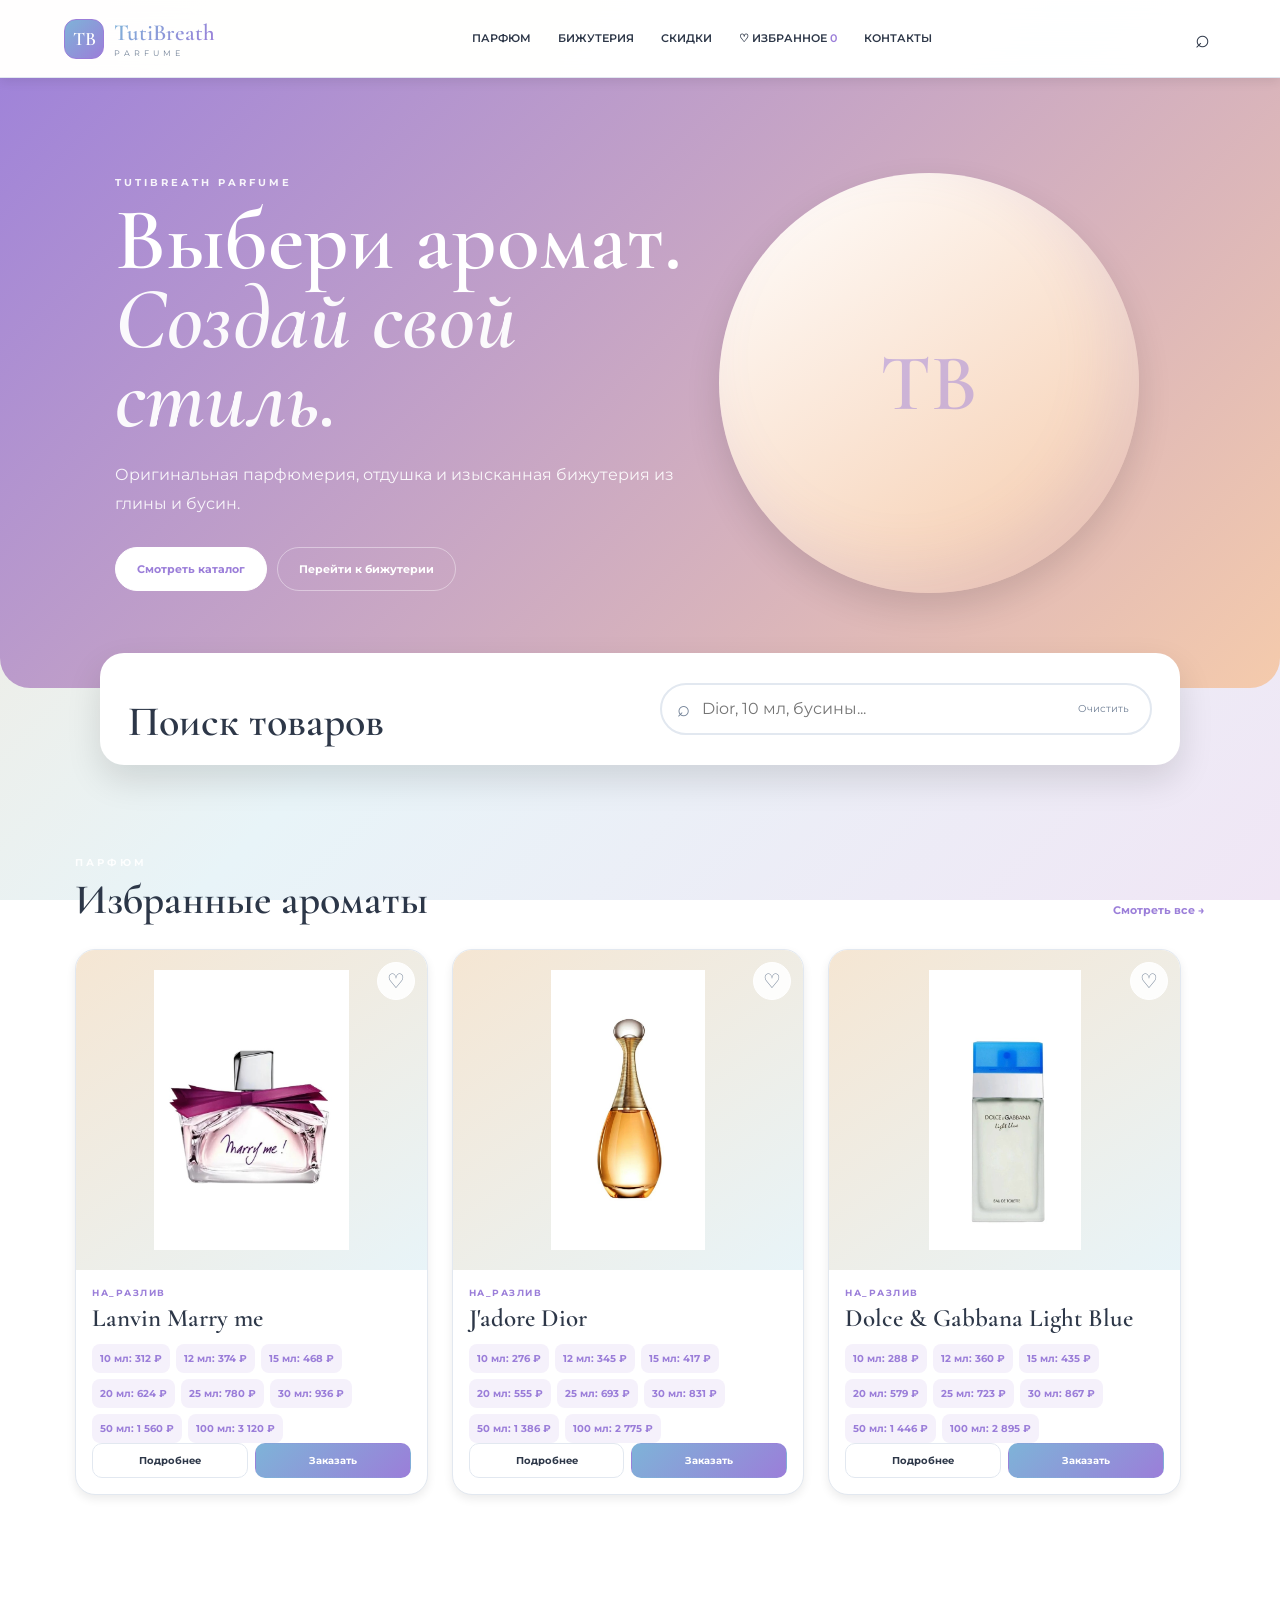
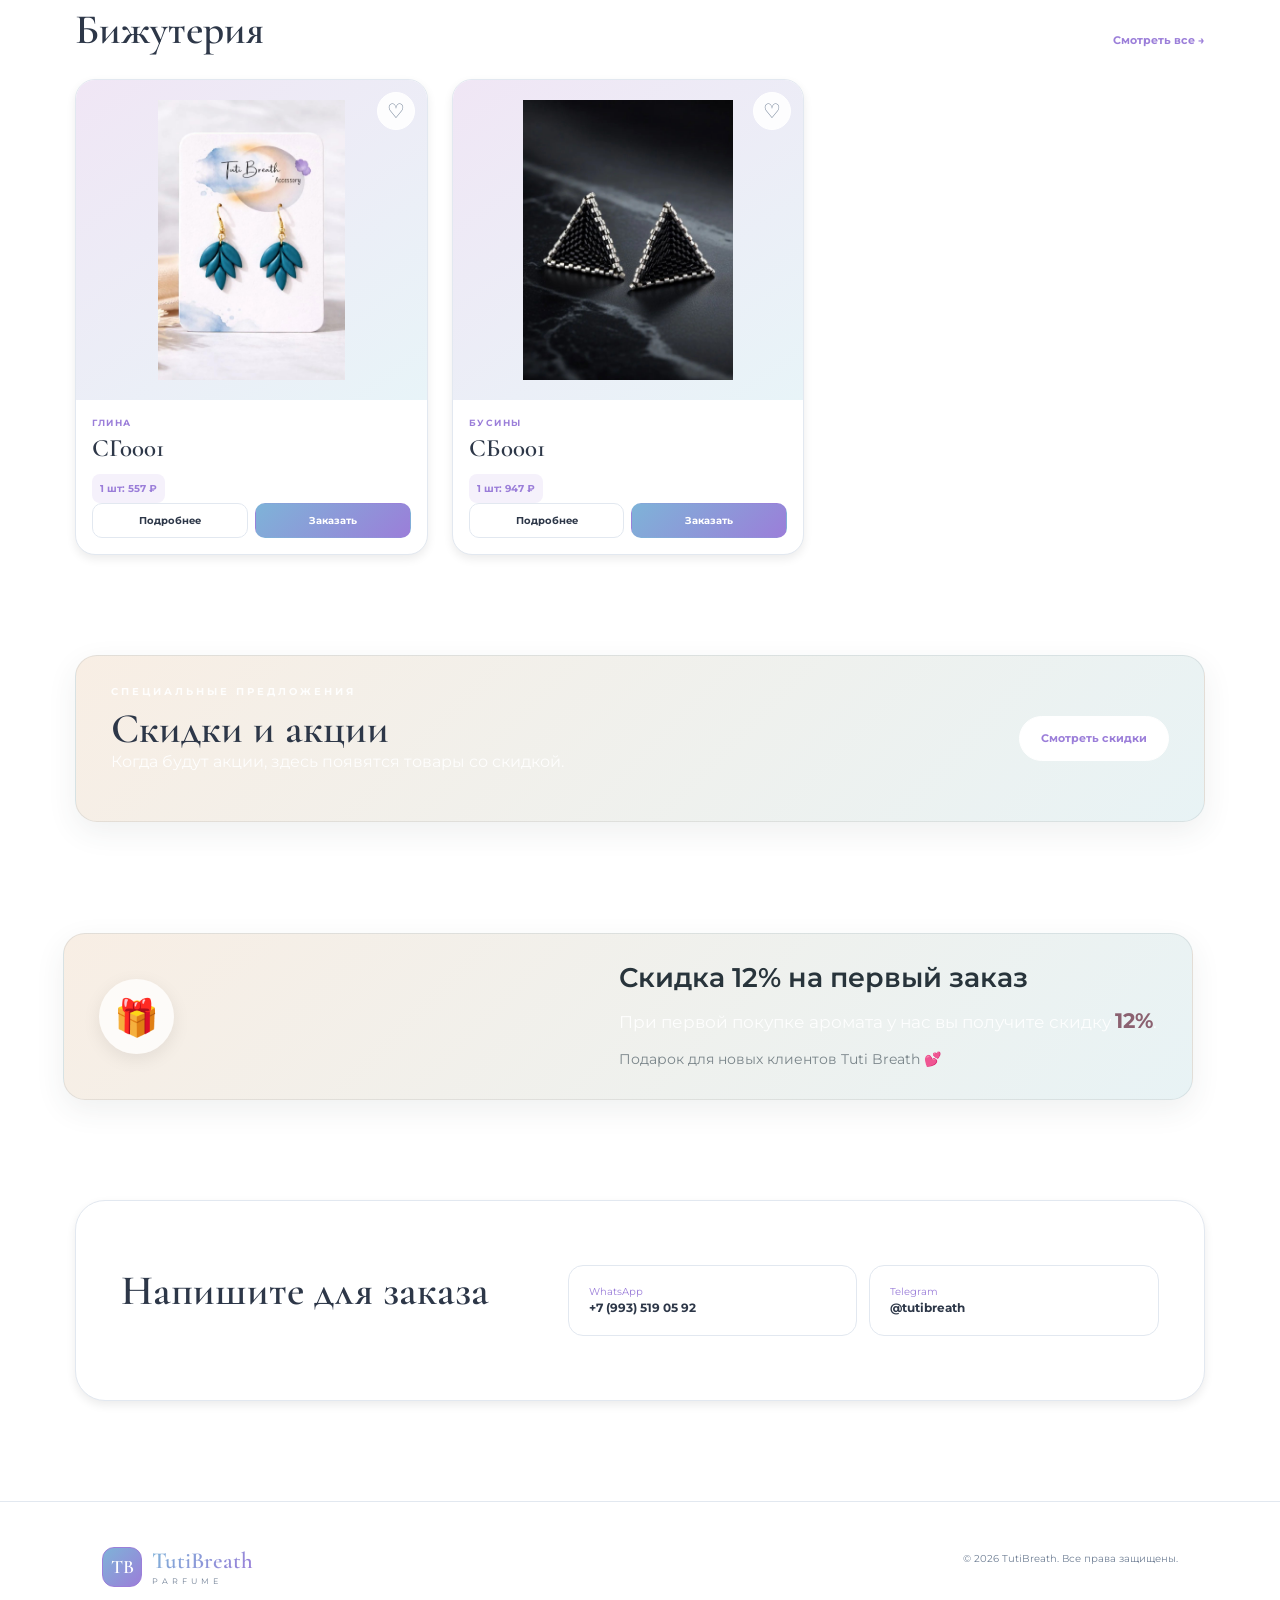
<file: index.html>
<!doctype html>
<html lang="ru">
<head>
<meta charset="UTF-8">
<meta name="viewport" content="width=device-width,initial-scale=1">
<meta name="theme-color" content="#9b7ed9">
<title>TutiBreath Parfume | Каталог</title>

  <meta
        name="description"
        content="Tuti Breath — парфюмерия на разлив и оригинальные ароматы для женщин и мужчин. Выбирайте любимые ароматы в удобном объёме от 10 мл. Скидка 12% на первый заказ.">

    <meta
        name="keywords"
        content="парфюмерия на разлив, духи на разлив, ароматы на разлив, купить духи, купить парфюмерию, женские духи, мужские духи, унисекс духи, парфюм Екатеринбург, духи Екатеринбург, парфюмерия Екатеринбург, Tuti Breath, TutiBreath, ароматы Екатеринбург">

    <meta name="author" content="Tuti Breath">

    <meta name="robots" content="index, follow">

    <meta name="language" content="Russian">

    <meta name="revisit-after" content="7 days">

    <!-- Canonical -->
    <link rel="canonical" href="https://tutibreath.com/">

    <!-- Open Graph -->
    <meta property="og:type" content="website">

    <meta
        property="og:title"
        content="Tuti Breath — Парфюмерия на разлив и ароматы">

    <meta
        property="og:description"
        content="Парфюмерия на разлив для женщин и мужчин. Большой выбор ароматов и удобные объёмы от 10 мл. Скидка 12% на первый заказ.">

    <meta
        property="og:image"
        content="https://tutibreath.com/images/logo/logo.jpeg">

    <meta
        property="og:url"
        content="https://tutibreath.com/">

    <meta property="og:site_name" content="Tuti Breath">

    <meta property="og:locale" content="ru_RU">

    <!-- Twitter / X -->
    <meta name="twitter:card" content="summary_large_image">

    <meta
        name="twitter:title"
        content="Tuti Breath — Парфюмерия на разлив">

    <meta
        name="twitter:description"
        content="Парфюмерия на разлив для женщин и мужчин. Ароматы от 10 мл. Скидка 12% на первый заказ.">

    <meta
        name="twitter:image"
        content="https://tutibreath.com/images/logo/logo.jpeg">

    <!-- Favicon -->
    <link
        rel="icon"
        type="image/jpeg"
        href="images/logo/logo.jpeg">
<link href="https://cdn.jsdelivr.net/npm/bootstrap@5.3.3/dist/css/bootstrap.min.css" rel="stylesheet">
<link rel="stylesheet" href="https://cdn.jsdelivr.net/npm/bootstrap-icons@1.11.3/font/bootstrap-icons.min.css">
<link rel="stylesheet" href="css/style.css">
</head>
<body>
<header class="header">
  <a class="logo" href="index.html"><span class="logo-mark">TB</span><span><b>TutiBreath</b><small>PARFUME</small></span></a>
  <nav class="desktop-nav">
    <a href="pages/perfume.html">Парфюм</a>
    <a href="pages/jewelry.html">Бижутерия</a>
    <a href="#sales">Скидки</a>
    <a href="pages/favorites.html">♡ Избранное <i id="favCount">0</i></a>
    <a href="pages/contact.html">Контакты</a>
  </nav>
  <button class="head-btn" id="searchBtn">⌕</button>
  <button class="head-btn menu-btn" id="menuBtn">☰</button>
</header>

<main>
<section class="hero">
  <div class="hero-text">
    <p class="eyebrow">TUTIBREATH PARFUME</p>
    <h1>Выбери аромат.<br><em>Создай свой стиль.</em></h1>
    <p>Оригинальная парфюмерия, отдушка и изысканная бижутерия из глины и бусин.</p>
    <div class="hero-buttons">
      <a class="btn primary" href="pages/perfume.html">Смотреть каталог</a>
      <a class="btn" href="pages/jewelry.html">Перейти к бижутерии</a>
    </div>
  </div>
  <div class="hero-circle">TB</div>
</section>

<section class="search-panel" id="searchPanel">
  <div><p class="eyebrow">КАТАЛОГ</p><h2>Поиск товаров</h2></div>
  <div class="search-box"><span>⌕</span><input id="searchInput" placeholder="Dior, 10 мл, бусины..." autocomplete="off"><button id="clearSearch">Очистить</button></div>
</section>

<section class="section">
  <div class="section-head"><div><p class="eyebrow">ПАРФЮМ</p><h2>Избранные ароматы</h2></div><a class="text-link" href="pages/perfume.html">Смотреть все →</a></div>
  <div class="row g-4 grid" id="homePerfumes"></div>
</section>

<section class="section jewelry-home">
  <div class="section-head"><div><p class="eyebrow">БИЖУТЕРИЯ</p><h2>Бижутерия</h2></div><a class="text-link" href="pages/jewelry.html">Смотреть все →</a></div>
  <div class="row g-4 grid" id="homeJewelry"></div>
</section>

<section class="sale-banner" id="sales">
  <div><p class="eyebrow">СПЕЦИАЛЬНЫЕ ПРЕДЛОЖЕНИЯ</p><h2>Скидки и акции</h2><p>Когда будут акции, здесь появятся товары со скидкой.</p></div>
  <a class="btn primary" href="#saleGrid">Смотреть скидки</a>
</section>
<section class="section compact"><div class="row g-4 grid" id="saleGrid"></div></section>

<section class="contact-strip">
  <div><p class="eyebrow">КОНТАКТЫ</p><h2>Напишите для заказа</h2><p>Нажмите кнопку «Заказать» на нужном товаре.</p></div>
  <a class="contact-mini whatsapp" href="https://wa.me/79935190592" target="_blank">WhatsApp<br><b>+7 (993) 519 05 92</b></a>
  <a class="contact-mini" href="https://t.me/tutibreath" target="_blank">Telegram<br><b>@tutibreath</b></a>
</section>
</main>

<footer><div class="logo"><span class="logo-mark">TB</span><span><b>TutiBreath</b><small>PARFUME</small></span></div><p>© 2026 TutiBreath. Все права защищены.</p></footer>

<div class="modal" id="productModal">
  <div class="modal-backdrop" data-close></div>
  <article class="modal-box">
    <button class="close" data-close>×</button>
    <div class="modal-image" id="modalImage"></div>
    <div class="modal-info">
      <p class="eyebrow" id="modalCategory"></p>
      <h2 id="modalName"></h2>
      <p id="modalDescription"></p>
      <div id="modalSizes" class="sizes"></div>
      <div class="modal-actions">
        <button class="btn primary" id="modalOrder">Заказать — WhatsApp</button>
        <button class="btn" id="modalShare">↗ Поделиться</button>
      </div>
    </div>
  </article>
</div>

<div class="mobile-menu" id="mobileMenu">
  <button class="close" id="closeMenu">×</button>
  <a href="pages/perfume.html">Парфюм</a>
  <a href="pages/jewelry.html">Бижутерия</a>
  <a href="#sales">Скидки</a>
  <a href="pages/favorites.html">♡ Избранное</a>
  <a href="pages/contact.html">Контакты</a>
</div>

<nav class="bottom-nav">
  <a class="active" href="index.html"><i class="bi bi-house-door-fill"></i><span>Главная</span></a>
  <a href="pages/perfume.html"><i class="bi bi-stars"></i><span>Парфюм</span></a>
  <a href="pages/favorites.html"><i class="bi bi-heart-fill"></i><span>Избранное</span></a>
  <a href="pages/jewelry.html"><i class="bi bi-gem"></i><span>Бижутерия</span></a>
  <a href="pages/contact.html"><i class="bi bi-telephone-fill"></i><span>Контакты</span></a>
</nav>

<div class="toast" id="toast"></div>
<script src="data/products.js"></script>
<script src="js/favorites.js"></script>
<script src="js/products.js"></script>
<script src="js/app.js"></script>
</body>
</html>
</file>
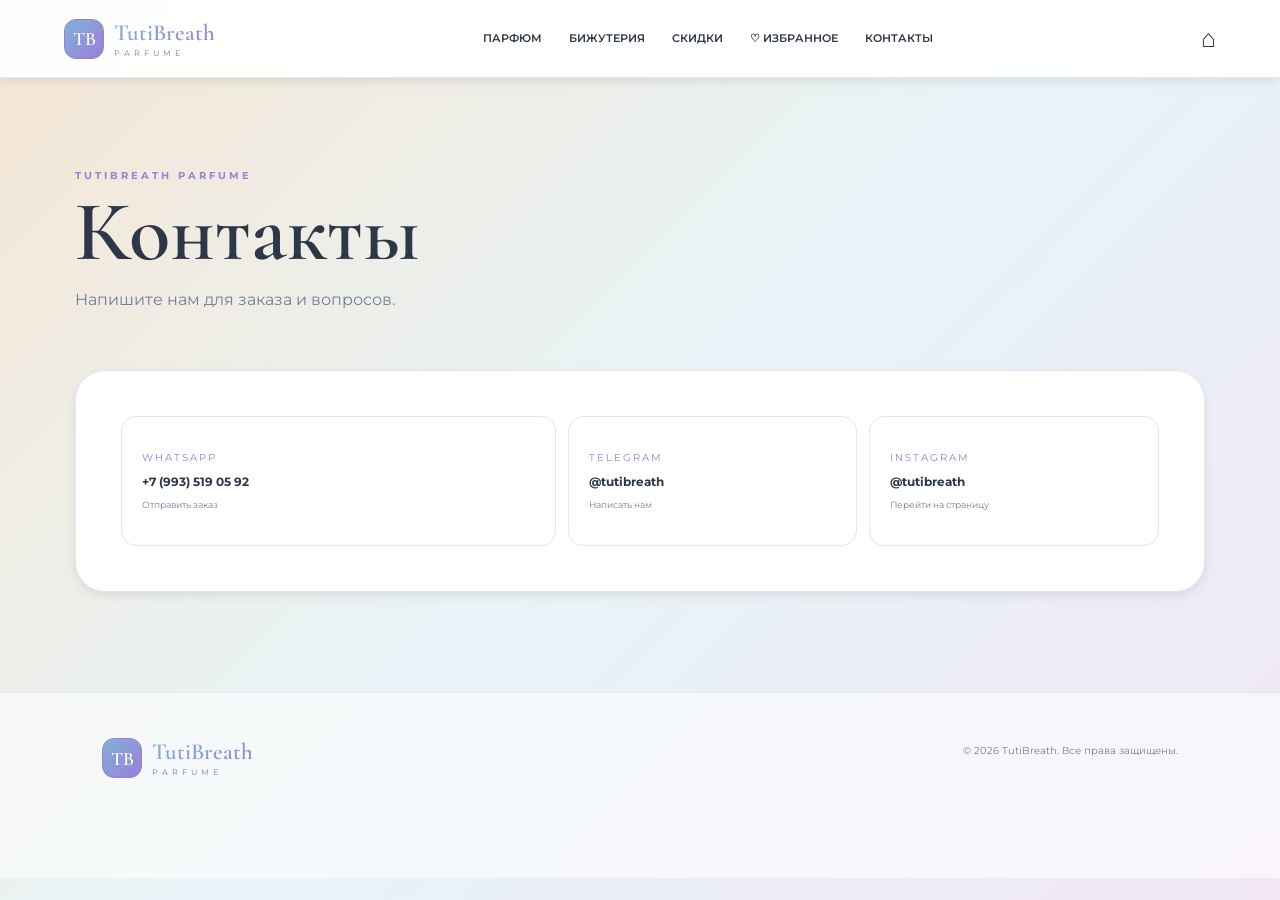
<file: pages/contact.html>
<!doctype html>
<html lang="ru">
<head>
<meta charset="UTF-8">
<meta name="viewport" content="width=device-width,initial-scale=1">
<title>Контакты | TutiBreath</title>
 <meta
        name="description"
        content="Контакты Tuti Breath. Свяжитесь с нами для заказа парфюмерии на разлив и бижутерии ручной работы."
    >

    <meta
        name="keywords"
        content="Tuti Breath контакты, контакты парфюмерия, заказать духи, парфюмерия Екатеринбург, купить парфюм Екатеринбург, бижутерия Екатеринбург"
    >

    <meta name="author" content="Tuti Breath">

    <meta name="robots" content="index, follow">

    <meta name="language" content="Russian">

    <link
        rel="canonical"
        href="https://tutibreath.com/pages/contact.html"
    >

    <meta property="og:type" content="website">

    <meta
        property="og:title"
        content="Контакты — Tuti Breath"
    >

    <meta
        property="og:description"
        content="Свяжитесь с Tuti Breath для заказа парфюмерии и бижутерии."
    >

    <meta
        property="og:url"
        content="https://tutibreath.com/pages/contact.html"
    >

    <meta property="og:site_name" content="Tuti Breath">

    <meta property="og:locale" content="ru_RU">

    <link
        rel="icon"
        type="image/jpeg"
        href="../images/logo/logo.jpeg"
    >
<link href="https://cdn.jsdelivr.net/npm/bootstrap@5.3.3/dist/css/bootstrap.min.css" rel="stylesheet">
<link rel="stylesheet" href="https://cdn.jsdelivr.net/npm/bootstrap-icons@1.11.3/font/bootstrap-icons.min.css">
<link rel="stylesheet" href="../css/style.css">
</head>
<body>
<header class="header">
<a class="logo" href="../index.html"><span class="logo-mark">TB</span><span><b>TutiBreath</b><small>PARFUME</small></span></a>
<nav class="desktop-nav">
<a href="perfume.html">Парфюм</a>
<a href="jewelry.html">Бижутерия</a>
<a href="../index.html#sales">Скидки</a>
<a href="favorites.html">♡ Избранное</a>
<a href="contact.html">Контакты</a>
</nav>
<a class="head-btn" href="../index.html">⌂</a>
</header>
<main>
<section class="page-hero">
<p class="eyebrow">TUTIBREATH PARFUME</p>
<h1>Контакты</h1>
<p>Напишите нам для заказа и вопросов.</p>
</section>
<section class="contact-strip contact-page">
<a class="contact-mini whatsapp" href="https://wa.me/79935190592" target="_blank"><span>WhatsApp</span><b>+7 (993) 519 05 92</b><small>Отправить заказ</small></a>
<a class="contact-mini" href="https://t.me/tutibreath" target="_blank"><span>Telegram</span><b>@tutibreath</b><small>Написать нам</small></a>
<a class="contact-mini" href="https://instagram.com/tutibreath" target="_blank"><span>Instagram</span><b>@tutibreath</b><small>Перейти на страницу</small></a>
</section>
</main>
<footer><div class="logo"><span class="logo-mark">TB</span><span><b>TutiBreath</b><small>PARFUME</small></span></div><p>© 2026 TutiBreath. Все права защищены.</p></footer>
<nav class="bottom-nav">
<a class="" href="../index.html"><i class="bi bi-house-door-fill"></i><span>Главная</span></a>
<a class="" href="perfume.html"><i class="bi bi-stars"></i><span>Парфюм</span></a>
<a class="" href="favorites.html"><i class="bi bi-heart-fill"></i><span>Избранное</span></a>
<a class="" href="jewelry.html"><i class="bi bi-gem"></i><span>Бижутерия</span></a>
<a class=" active" href="contact.html"><i class="bi bi-telephone-fill"></i><span>Контакты</span></a>
</nav>
</body>
</html>
</file>
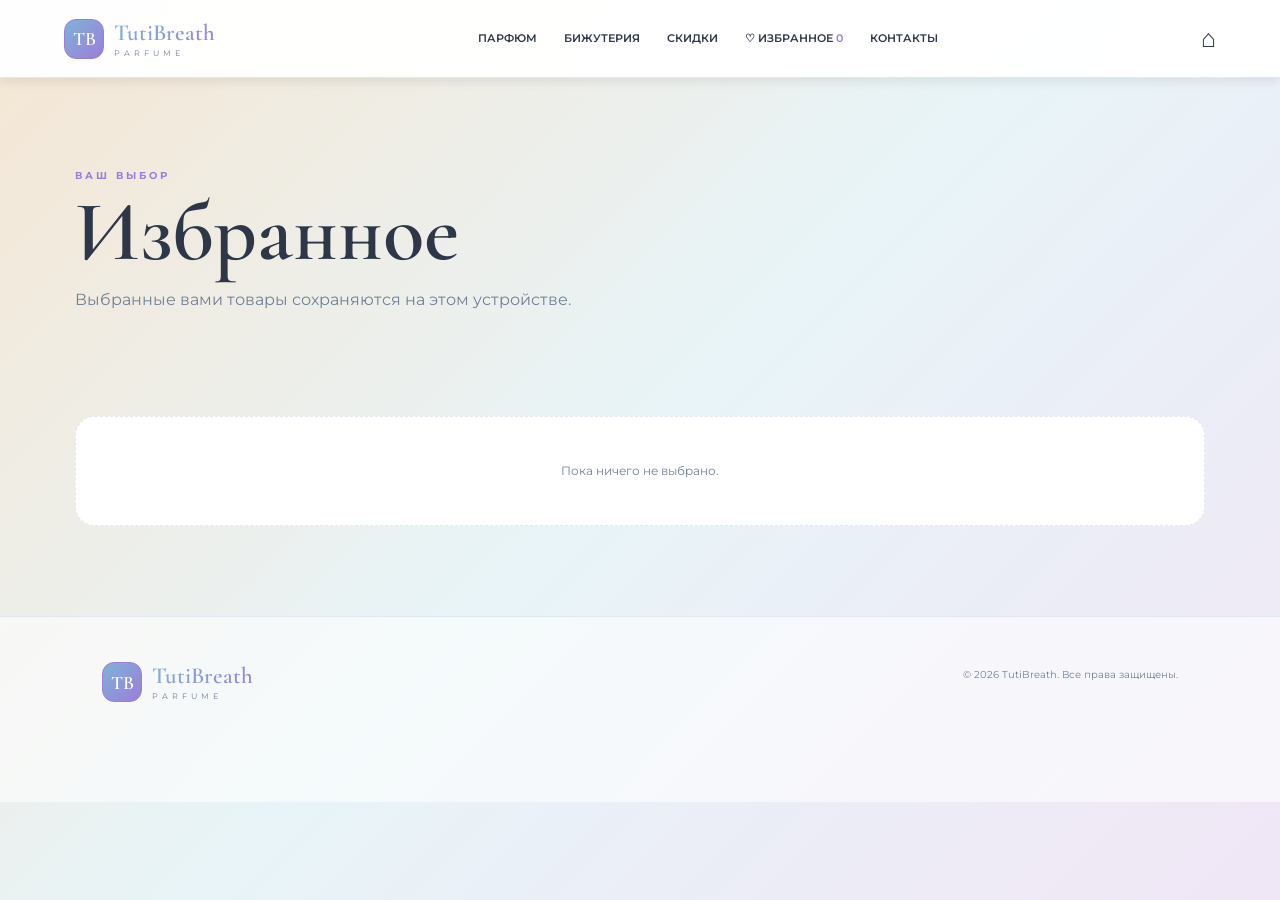
<file: pages/favorites.html>
<!doctype html>
<html lang="ru">
<head>
<meta charset="UTF-8">
<meta name="viewport" content="width=device-width,initial-scale=1">
<title>Избранное | TutiBreath</title>
<meta
        name="description"
        content="Парфюмерия на разлив Tuti Breath. Женские, мужские и унисекс ароматы в объёмах от 10 мл. Выберите аромат и оформите заказ."
    >

    <meta
        name="keywords"
        content="парфюмерия на разлив, духи на разлив, купить духи, купить парфюм, женская парфюмерия, мужская парфюмерия, унисекс парфюмерия, ароматы на разлив, парфюм от 10 мл, Tuti Breath, парфюмерия Екатеринбург"
    >

    <meta name="author" content="Tuti Breath">

    <meta name="robots" content="index, follow">

    <meta name="language" content="Russian">

    <link
        rel="canonical"
        href="https://tutibreath.com/pages/favorites.html"
    >

    <meta property="og:type" content="website">

    <meta
        property="og:title"
        content="Парфюмерия на разлив — Tuti Breath"
    >

    <meta
        property="og:description"
        content="Женские, мужские и унисекс ароматы на разлив. Объёмы от 10 мл."
    >

    <meta
        property="og:url"
        content="https://tutibreath.com/pages/favorites.html"
    >

    <meta
        property="og:image"
        content="https://tutibreath.com/images/logo/logo.jpeg"
    >

    <meta property="og:site_name" content="Tuti Breath">

    <meta property="og:locale" content="ru_RU">

    <link
        rel="icon"
        type="image/jpeg"
        href="../images/logo/logo.jpeg"
    >
<link href="https://cdn.jsdelivr.net/npm/bootstrap@5.3.3/dist/css/bootstrap.min.css" rel="stylesheet">
<link rel="stylesheet" href="https://cdn.jsdelivr.net/npm/bootstrap-icons@1.11.3/font/bootstrap-icons.min.css">
<link rel="stylesheet" href="../css/style.css">
</head>
<body>
<header class="header">
<a class="logo" href="../index.html"><span class="logo-mark">TB</span><span><b>TutiBreath</b><small>PARFUME</small></span></a>
<nav class="desktop-nav">
<a href="perfume.html">Парфюм</a>
<a href="jewelry.html">Бижутерия</a>
<a href="../index.html#sales">Скидки</a>
<a href="favorites.html">♡ Избранное <i id="favCount">0</i></a>
<a href="contact.html">Контакты</a>
</nav>
<a class="head-btn" href="../index.html">⌂</a>
</header>
<main>
<section class="page-hero">
<p class="eyebrow">ВАШ ВЫБОР</p>
<h1>Избранное</h1>
<p>Выбранные вами товары сохраняются на этом устройстве.</p>
</section>
<section class="section">
<div class="row g-4 grid" id="favoriteGrid"></div>
<div class="empty" id="empty">Пока ничего не выбрано.</div>
</section>
</main>
<footer><div class="logo"><span class="logo-mark">TB</span><span><b>TutiBreath</b><small>PARFUME</small></span></div><p>© 2026 TutiBreath. Все права защищены.</p></footer>
<div class="modal" id="productModal">
<div class="modal-backdrop" data-close></div>
<article class="modal-box">
<button class="close" data-close>×</button>
<div class="modal-image" id="modalImage"></div>
<div class="modal-info">
<p class="eyebrow" id="modalCategory"></p>
<h2 id="modalName"></h2>
<p id="modalDescription"></p>
<div id="modalSizes" class="sizes"></div>
<div class="modal-actions">
<button class="btn primary" id="modalOrder">Заказать — WhatsApp</button>
<button class="btn" id="modalShare">↗ Поделиться</button>
</div>
</div>
</article>
</div>
<nav class="bottom-nav">
<a class="" href="../index.html"><i class="bi bi-house-door-fill"></i><span>Главная</span></a>
<a class="" href="perfume.html"><i class="bi bi-stars"></i><span>Парфюм</span></a>
<a class=" active" href="favorites.html"><i class="bi bi-heart-fill"></i><span>Избранное</span></a>
<a class="" href="jewelry.html"><i class="bi bi-gem"></i><span>Бижутерия</span></a>
<a class="" href="contact.html"><i class="bi bi-telephone-fill"></i><span>Контакты</span></a>
</nav>
<div class="toast" id="toast"></div>
<script src="../data/products.js"></script>
<script src="../js/favorites.js"></script>
<script src="../js/products.js"></script>
<script>
const $=s=>document.querySelector(s),$$=s=>[...document.querySelectorAll(s)];
function render(){
  let a=PRODUCTS.filter(p=>isFavorite(p.id));
  $("#favoriteGrid").innerHTML=a.map(productCard).join("");
  $("#empty").style.display=a.length?"none":"block";
  $("#favCount").textContent=favoriteCount();
  $$("[data-fav]").forEach(x=>x.onclick=()=>{toggleFavorite(x.dataset.fav);render()});
  $$("[data-open]").forEach(x=>x.onclick=()=>openProduct(x.dataset.open));
  $$("[data-order]").forEach(x=>x.onclick=()=>orderProduct(x.dataset.order));
}
$$("[data-close]").forEach(x=>x.onclick=closeProduct);
$("#modalOrder").onclick=()=>currentProduct&&orderProduct(currentProduct.id);
$("#modalShare").onclick=()=>shareProduct();
render();
</script>
</body>
</html>
</file>
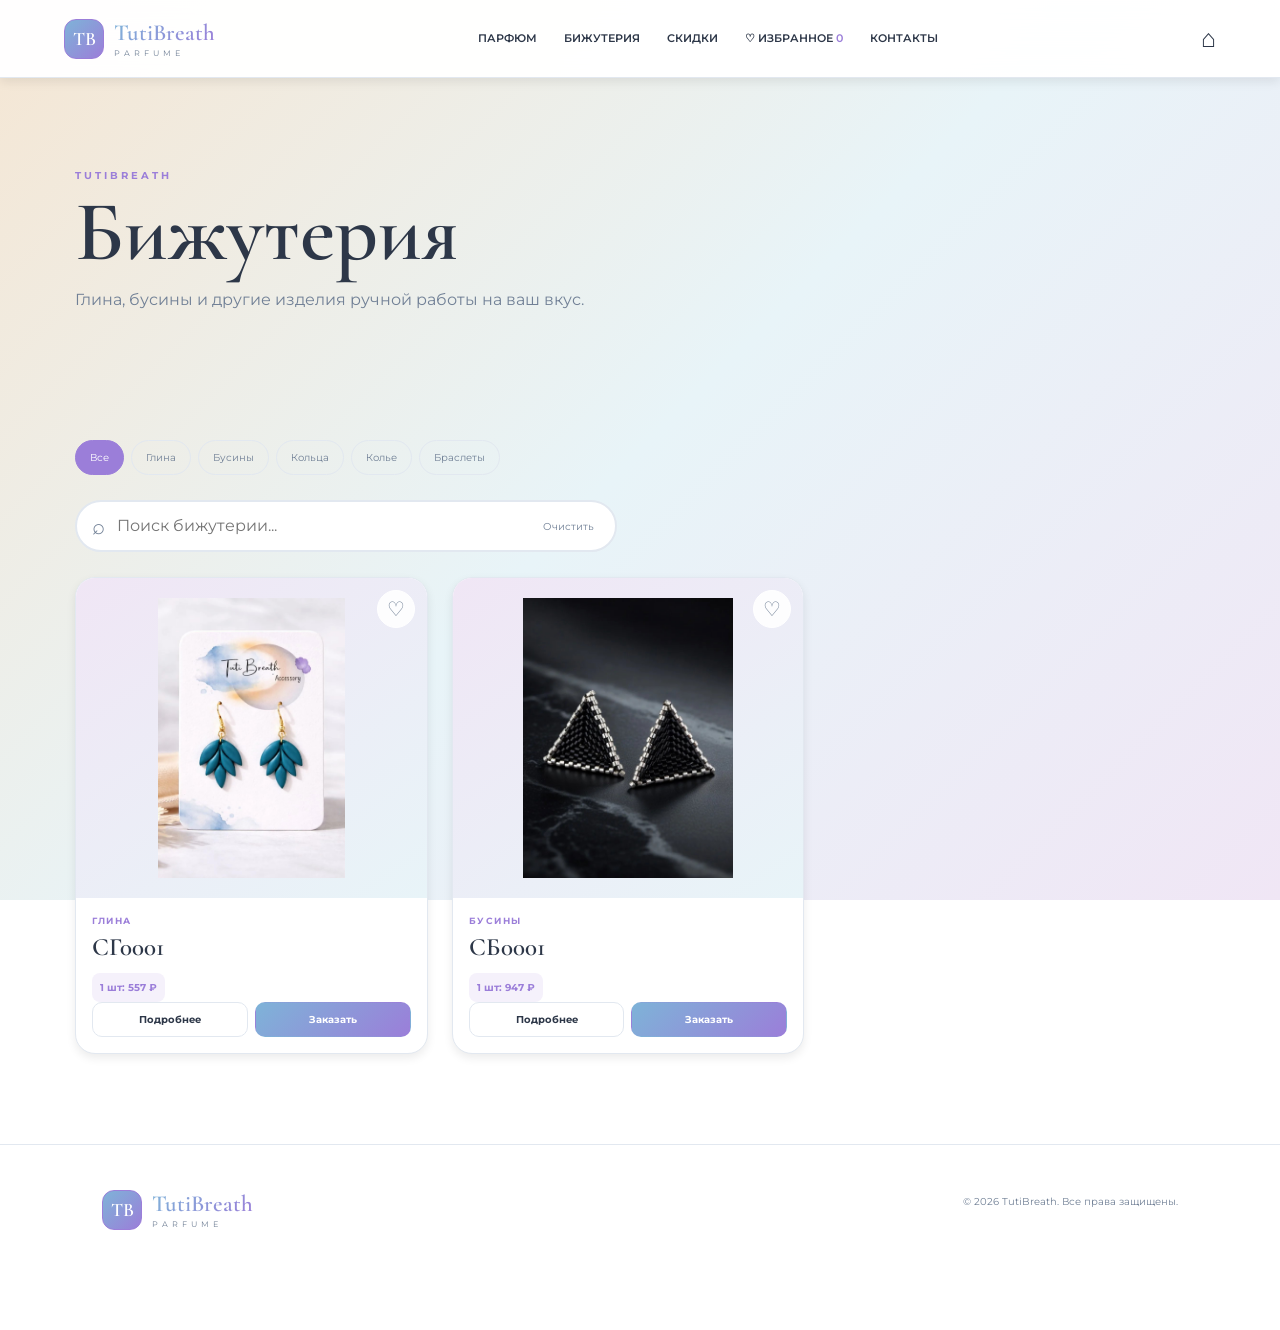
<file: pages/jewelry.html>
<!doctype html>
<html lang="ru">
<head>
<meta charset="UTF-8">
<meta name="viewport" content="width=device-width,initial-scale=1">
 <title>Бижутерия ручной работы — Tuti Breath</title>

    <meta
        name="description"
        content="Бижутерия ручной работы от Tuti Breath. Украшения из глины, бусин и других материалов. Оригинальные изделия ручной работы."
    >

    <meta
        name="keywords"
        content="бижутерия, бижутерия ручной работы, украшения ручной работы, купить бижутерию, украшения из глины, украшения из бусин, авторские украшения, аксессуары, Tuti Breath"
    >

    <meta name="author" content="Tuti Breath">

    <meta name="robots" content="index, follow">

    <meta name="language" content="Russian">

    <link
        rel="canonical"
        href="https://tutibreath.com/pages/jewelry.html"
    >

    <meta property="og:type" content="website">

    <meta
        property="og:title"
        content="Бижутерия ручной работы — Tuti Breath"
    >

    <meta
        property="og:description"
        content="Оригинальная бижутерия и украшения ручной работы от Tuti Breath."
    >

    <meta
        property="og:url"
        content="https://tutibreath.com/pages/jewelry.html"
    >

    <meta
        property="og:image"
        content="https://tutibreath.com/images/logo/logo.jpeg"
    >

    <meta property="og:site_name" content="Tuti Breath">

    <meta property="og:locale" content="ru_RU">

    <link
        rel="icon"
        type="image/jpeg"
        href="../images/logo/logo.jpeg"
    >
<link href="https://cdn.jsdelivr.net/npm/bootstrap@5.3.3/dist/css/bootstrap.min.css" rel="stylesheet">
<link rel="stylesheet" href="https://cdn.jsdelivr.net/npm/bootstrap-icons@1.11.3/font/bootstrap-icons.min.css">
<link rel="stylesheet" href="../css/style.css">
</head>
<body>
<header class="header">
<a class="logo" href="../index.html"><span class="logo-mark">TB</span><span><b>TutiBreath</b><small>PARFUME</small></span></a>
<nav class="desktop-nav">
<a href="perfume.html">Парфюм</a>
<a href="jewelry.html">Бижутерия</a>
<a href="../index.html#sales">Скидки</a>
<a href="favorites.html">♡ Избранное <i id="favCount">0</i></a>
<a href="contact.html">Контакты</a>
</nav>
<a class="head-btn" href="../index.html">⌂</a>
<button class="head-btn menu-btn" id="menuBtn">☰</button>
</header>
<main>
<section class="page-hero">
<p class="eyebrow">TUTIBREATH</p>
<h1>Бижутерия</h1>
<p>Глина, бусины и другие изделия ручной работы на ваш вкус.</p>
</section>
<section class="section">
<div class="filters" id="filters">
<button class="filter active" data-filter="all">Все</button>
<button class="filter" data-filter="глины">Глина</button>
<button class="filter" data-filter="бусины">Бусины</button>
<button class="filter" data-filter="uzuk">Кольца</button>
<button class="filter" data-filter="boyunbagi">Колье</button>
<button class="filter" data-filter="bilerzik">Браслеты</button>
</div>
<div class="search-box page-search"><span>⌕</span><input id="searchInput" placeholder="Поиск бижутерии..."><button id="clearSearch">Очистить</button></div>
<div class="row g-4 grid" id="jewelryGrid"></div>
</section>
</main>
<footer><div class="logo"><span class="logo-mark">TB</span><span><b>TutiBreath</b><small>PARFUME</small></span></div><p>© 2026 TutiBreath. Все права защищены.</p></footer>
<div class="modal" id="productModal">
<div class="modal-backdrop" data-close></div>
<article class="modal-box">
<button class="close" data-close>×</button>
<div class="modal-image" id="modalImage"></div>
<div class="modal-info">
<p class="eyebrow" id="modalCategory"></p>
<h2 id="modalName"></h2>
<p id="modalDescription"></p>
<div id="modalSizes" class="sizes"></div>
<div class="modal-actions">
<button class="btn primary" id="modalOrder">Заказать — WhatsApp</button>
<button class="btn" id="modalShare">↗ Поделиться</button>
</div>
</div>
</article>
</div>
<div class="mobile-menu" id="mobileMenu">
<button class="close" id="closeMenu">×</button>
<a href="perfume.html">Парфюм</a>
<a href="jewelry.html">Бижутерия</a>
<a href="../index.html#sales">Скидки</a>
<a href="favorites.html">♡ Избранное</a>
<a href="contact.html">Контакты</a>
</div>
<nav class="bottom-nav">
<a class="" href="../index.html"><i class="bi bi-house-door-fill"></i><span>Главная</span></a>
<a class="" href="perfume.html"><i class="bi bi-stars"></i><span>Парфюм</span></a>
<a class="" href="favorites.html"><i class="bi bi-heart-fill"></i><span>Избранное</span></a>
<a class=" active" href="jewelry.html"><i class="bi bi-gem"></i><span>Бижутерия</span></a>
<a class="" href="contact.html"><i class="bi bi-telephone-fill"></i><span>Контакты</span></a>
</nav>
<div class="toast" id="toast"></div>
<script src="../data/products.js"></script>
<script src="../js/favorites.js"></script>
<script src="../js/products.js"></script>
<script>
const $=s=>document.querySelector(s),$$=s=>[...document.querySelectorAll(s)];
let filter="all",term="";
function render(){
  let arr=PRODUCTS.filter(p=>p.type==="jewelry"&&(filter==="all"||p.category===filter||p.tags.includes(filter))&&(!term||[p.name,p.category,...p.tags].join(" ").toLowerCase().includes(term.toLowerCase())));
  $("#jewelryGrid").innerHTML=arr.length?arr.map(productCard).join(""):'<div class="empty" style="grid-column:1/-1">Подходящих товаров не найдено.</div>';
  bind();
}
function bind(){
  $("[data-close]").onclick=closeProduct;
  $("#modalOrder").onclick=()=>currentProduct&&orderProduct(currentProduct.id);
  $("#modalShare").onclick=()=>shareProduct();
  $$("[data-fav]").forEach(x=>x.onclick=()=>{toggleFavorite(x.dataset.fav);render()});
  $$("[data-open]").forEach(x=>x.onclick=()=>openProduct(x.dataset.open));
  $$("[data-order]").forEach(x=>x.onclick=()=>orderProduct(x.dataset.order));
  $$(".filter").forEach(x=>x.onclick=()=>{filter=x.dataset.filter;$$(".filter").forEach(y=>y.classList.remove("active"));x.classList.add("active");render()});
}
$("#searchInput").oninput=e=>{term=e.target.value;render()};
$("#clearSearch").onclick=()=>{$$("#searchInput")[0].value="";term="";render()};
render();
document.getElementById("menuBtn")?.addEventListener("click",()=>document.getElementById("mobileMenu").classList.add("open"));
document.getElementById("closeMenu")?.addEventListener("click",()=>document.getElementById("mobileMenu").classList.remove("open"));
</script>
</body>
</html>
</file>
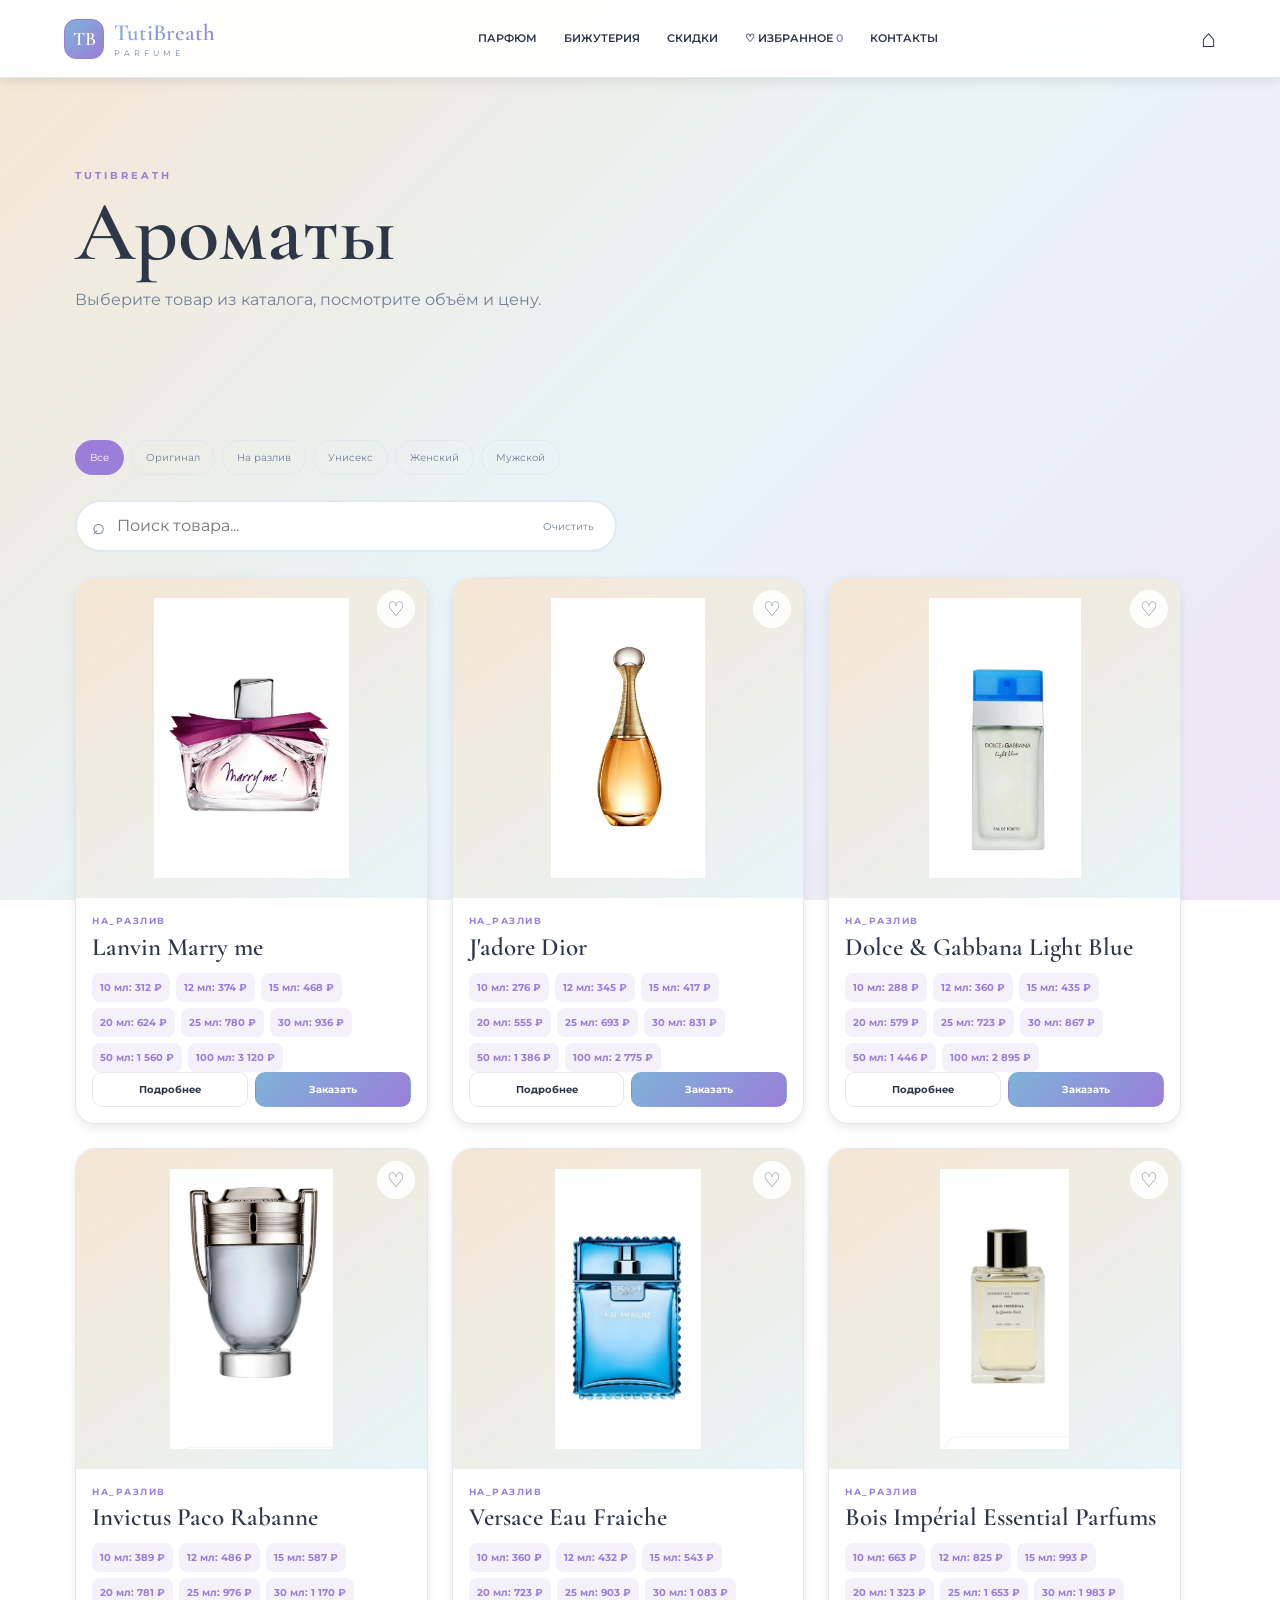
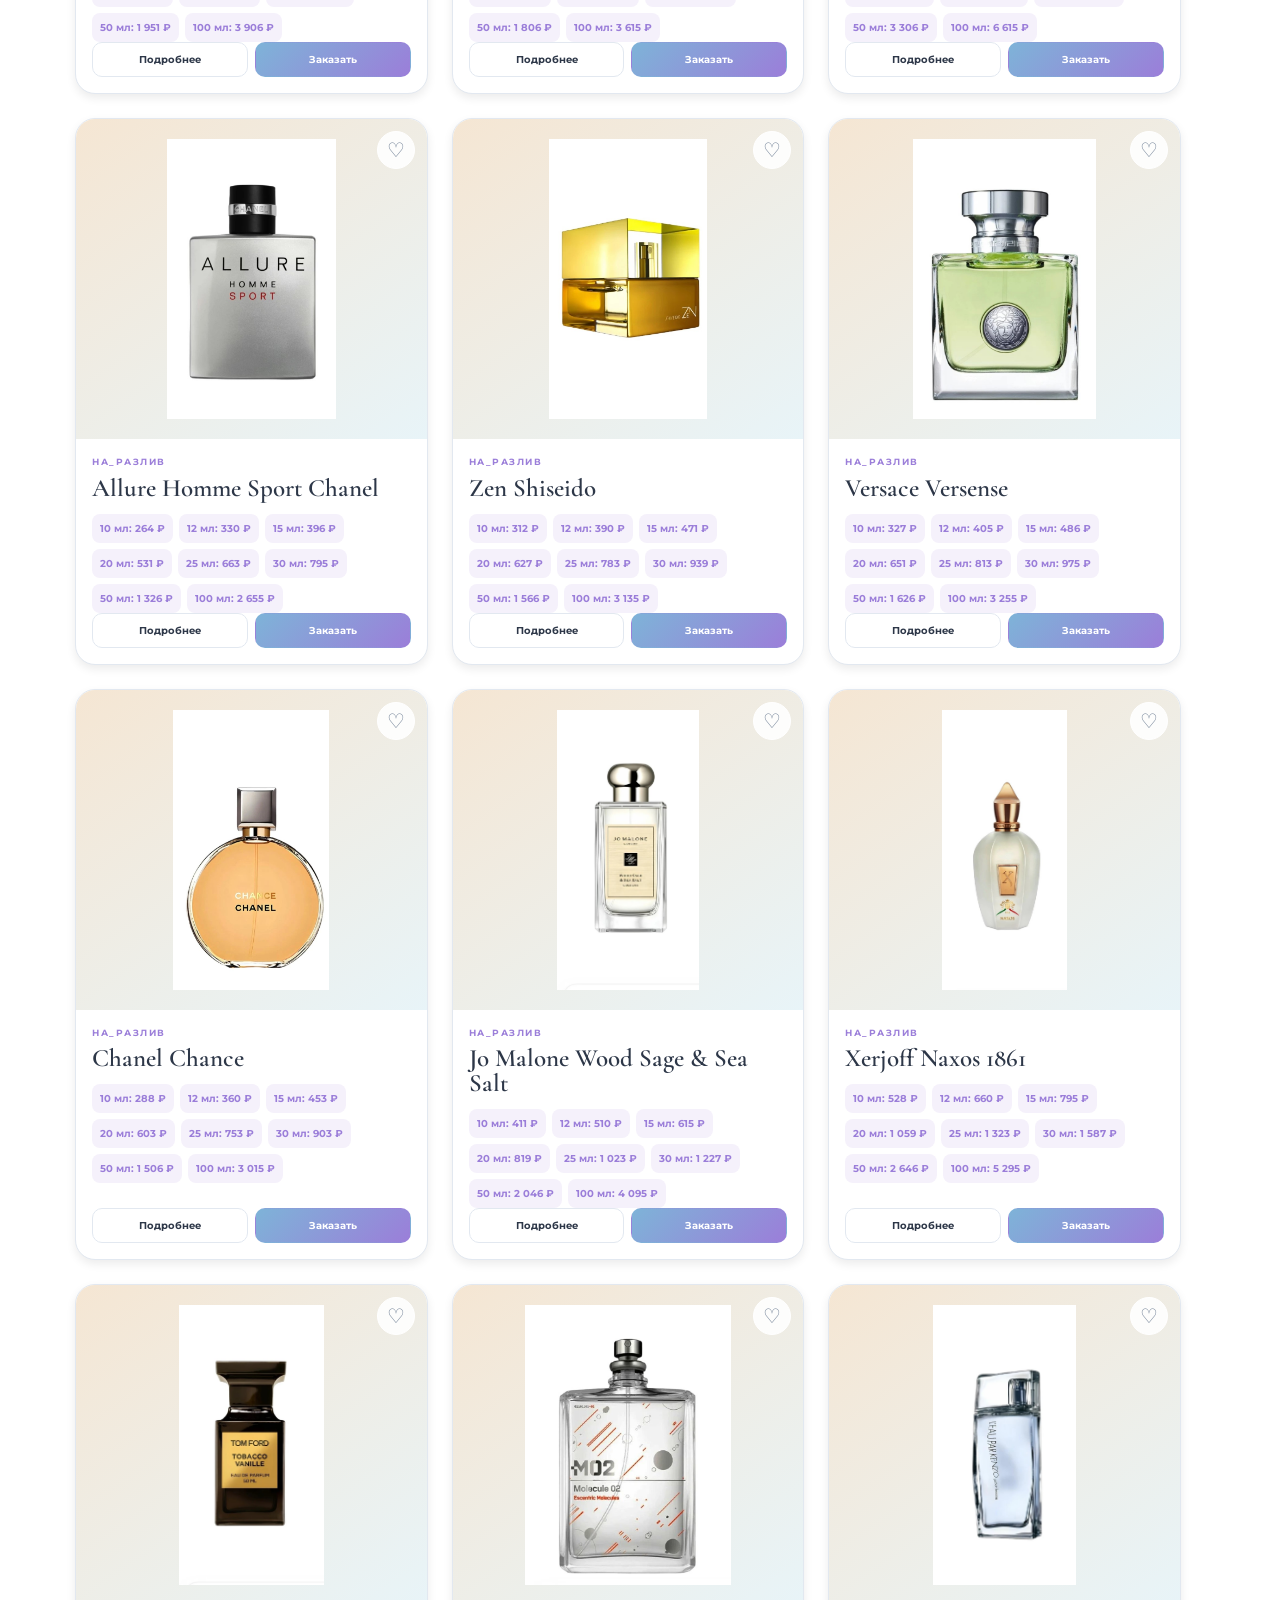
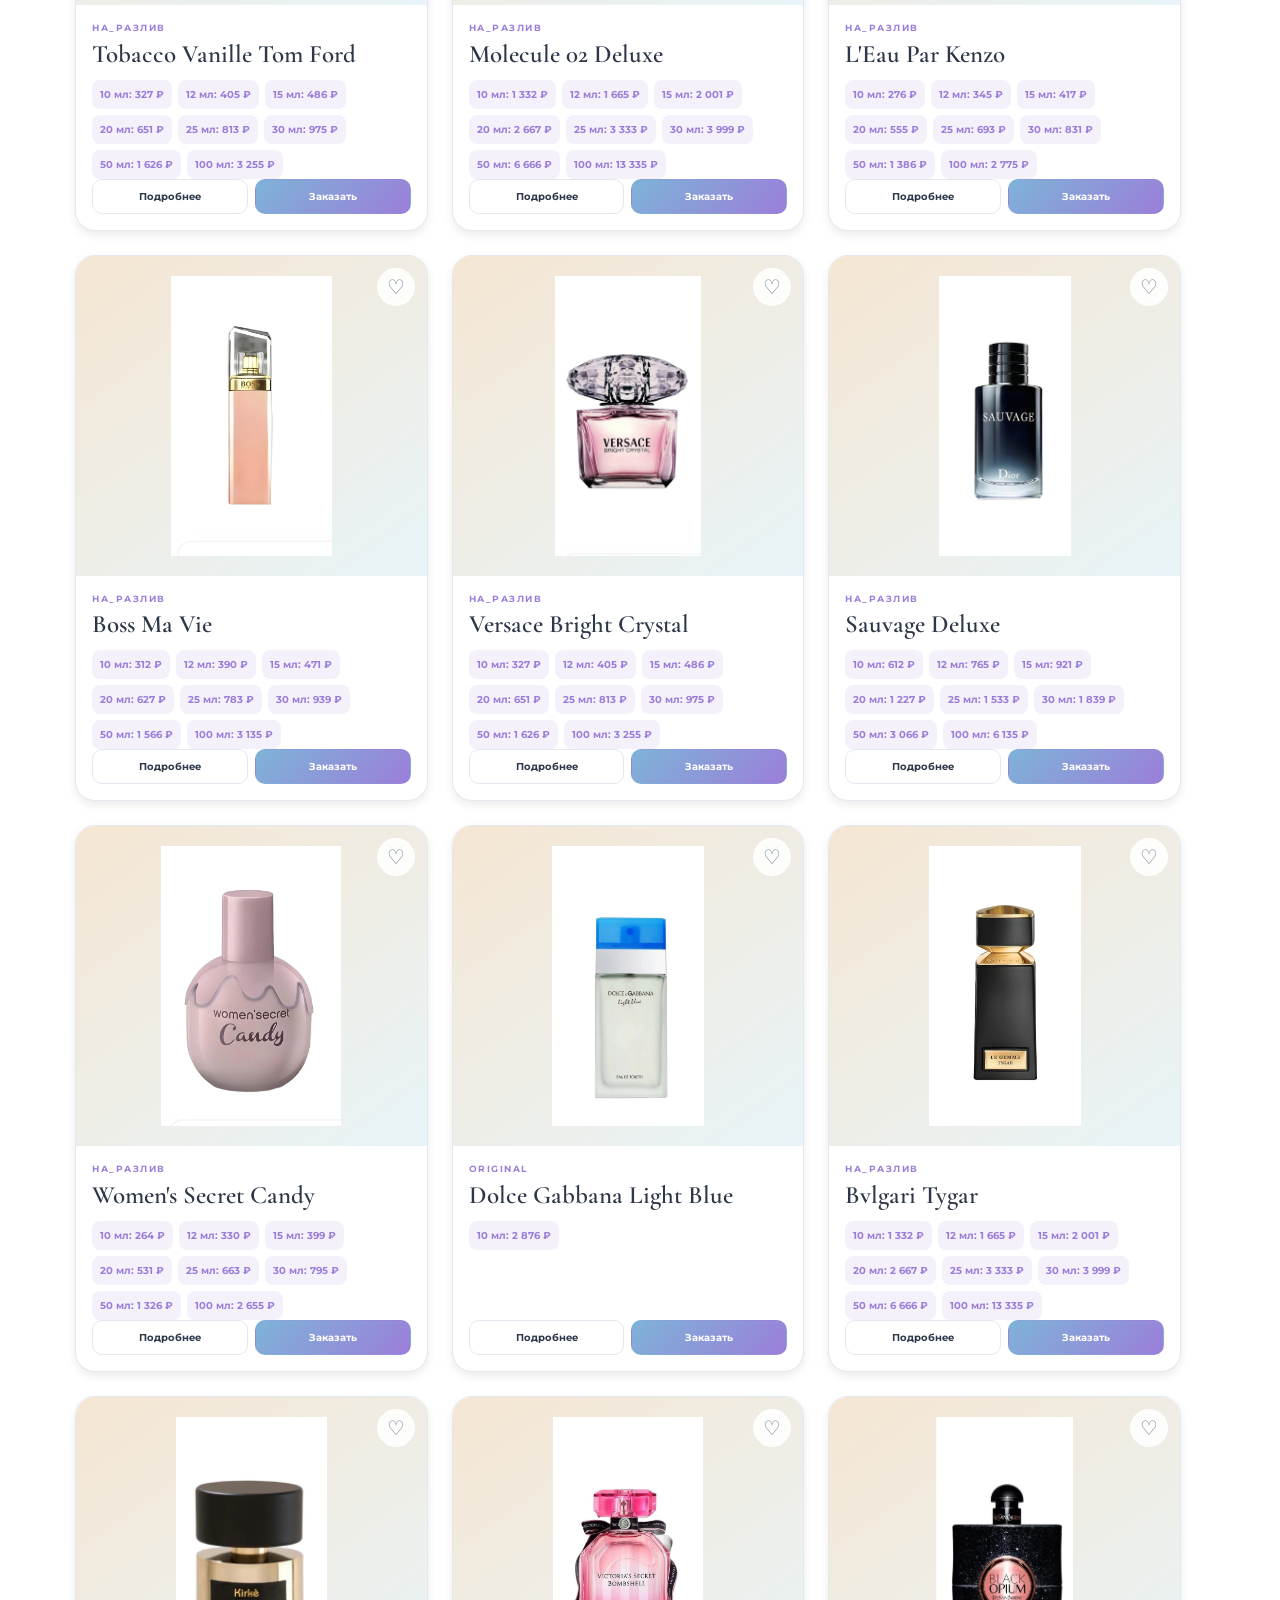
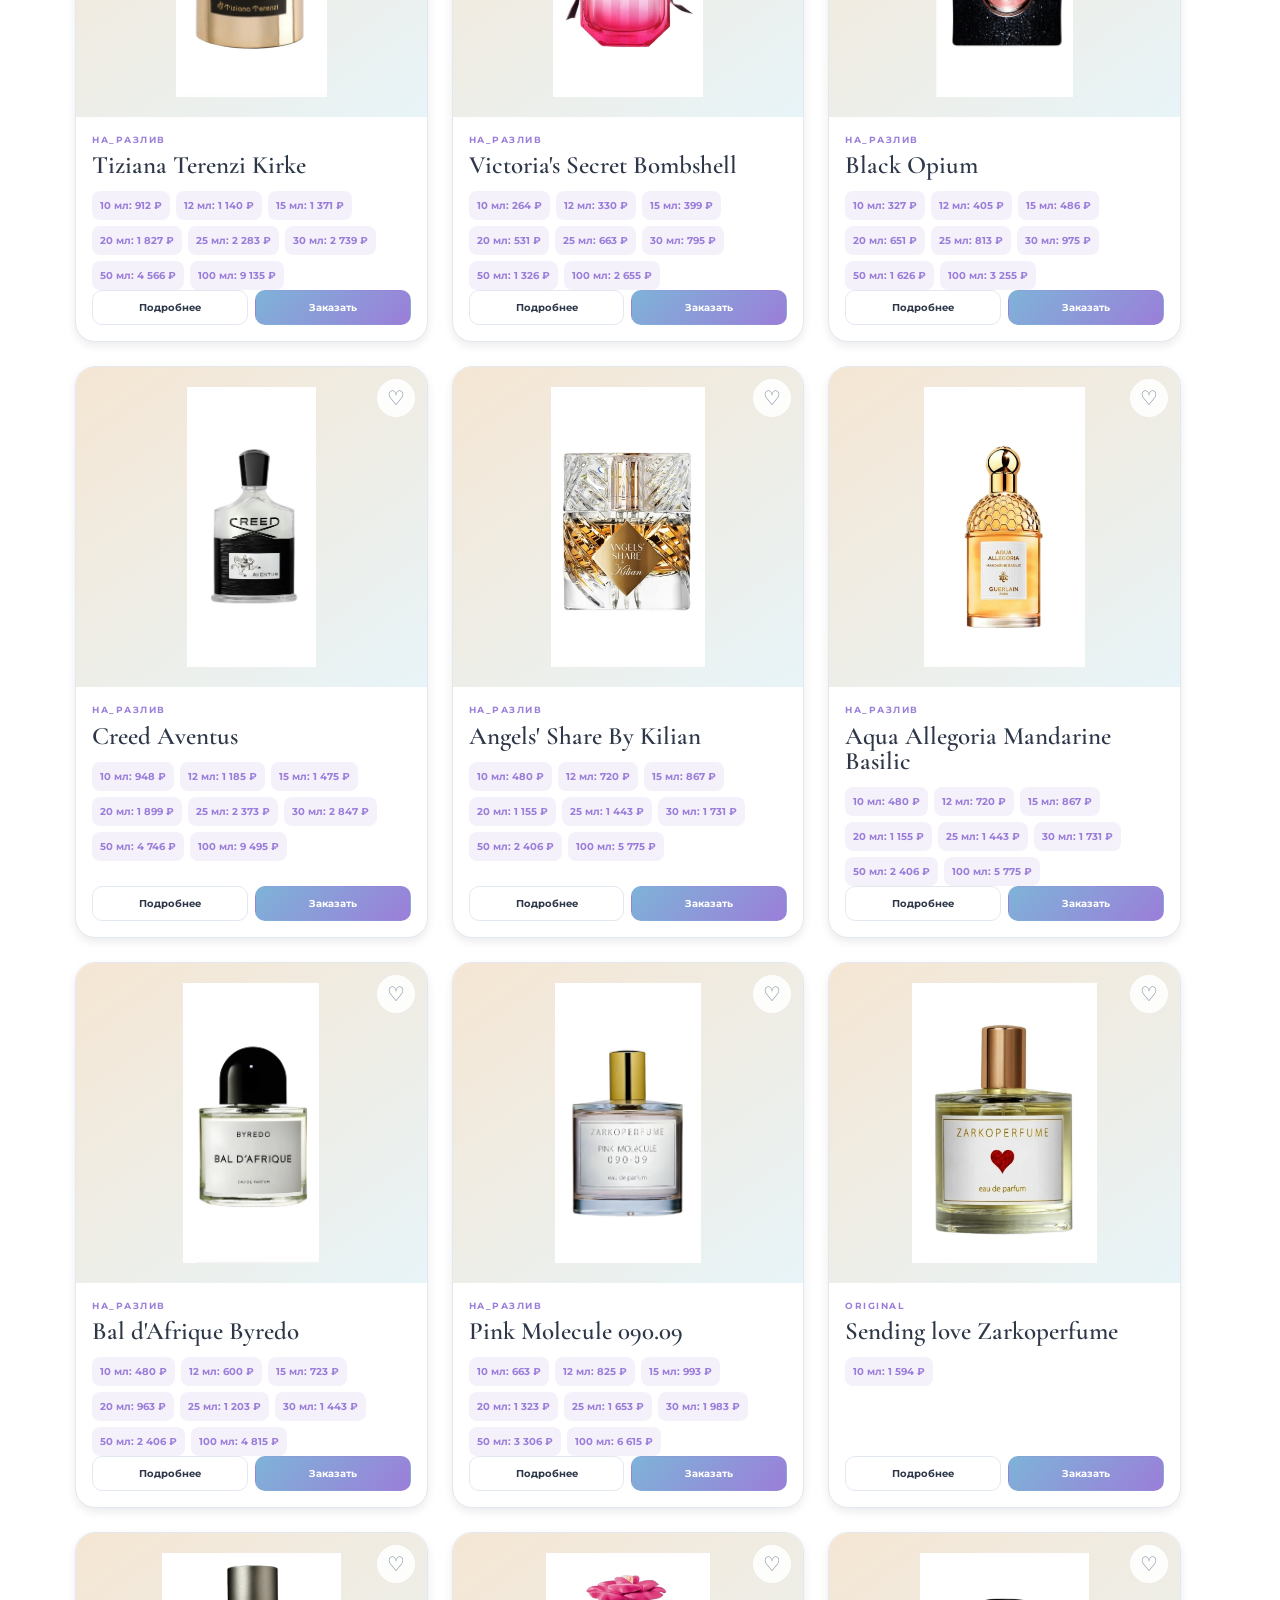
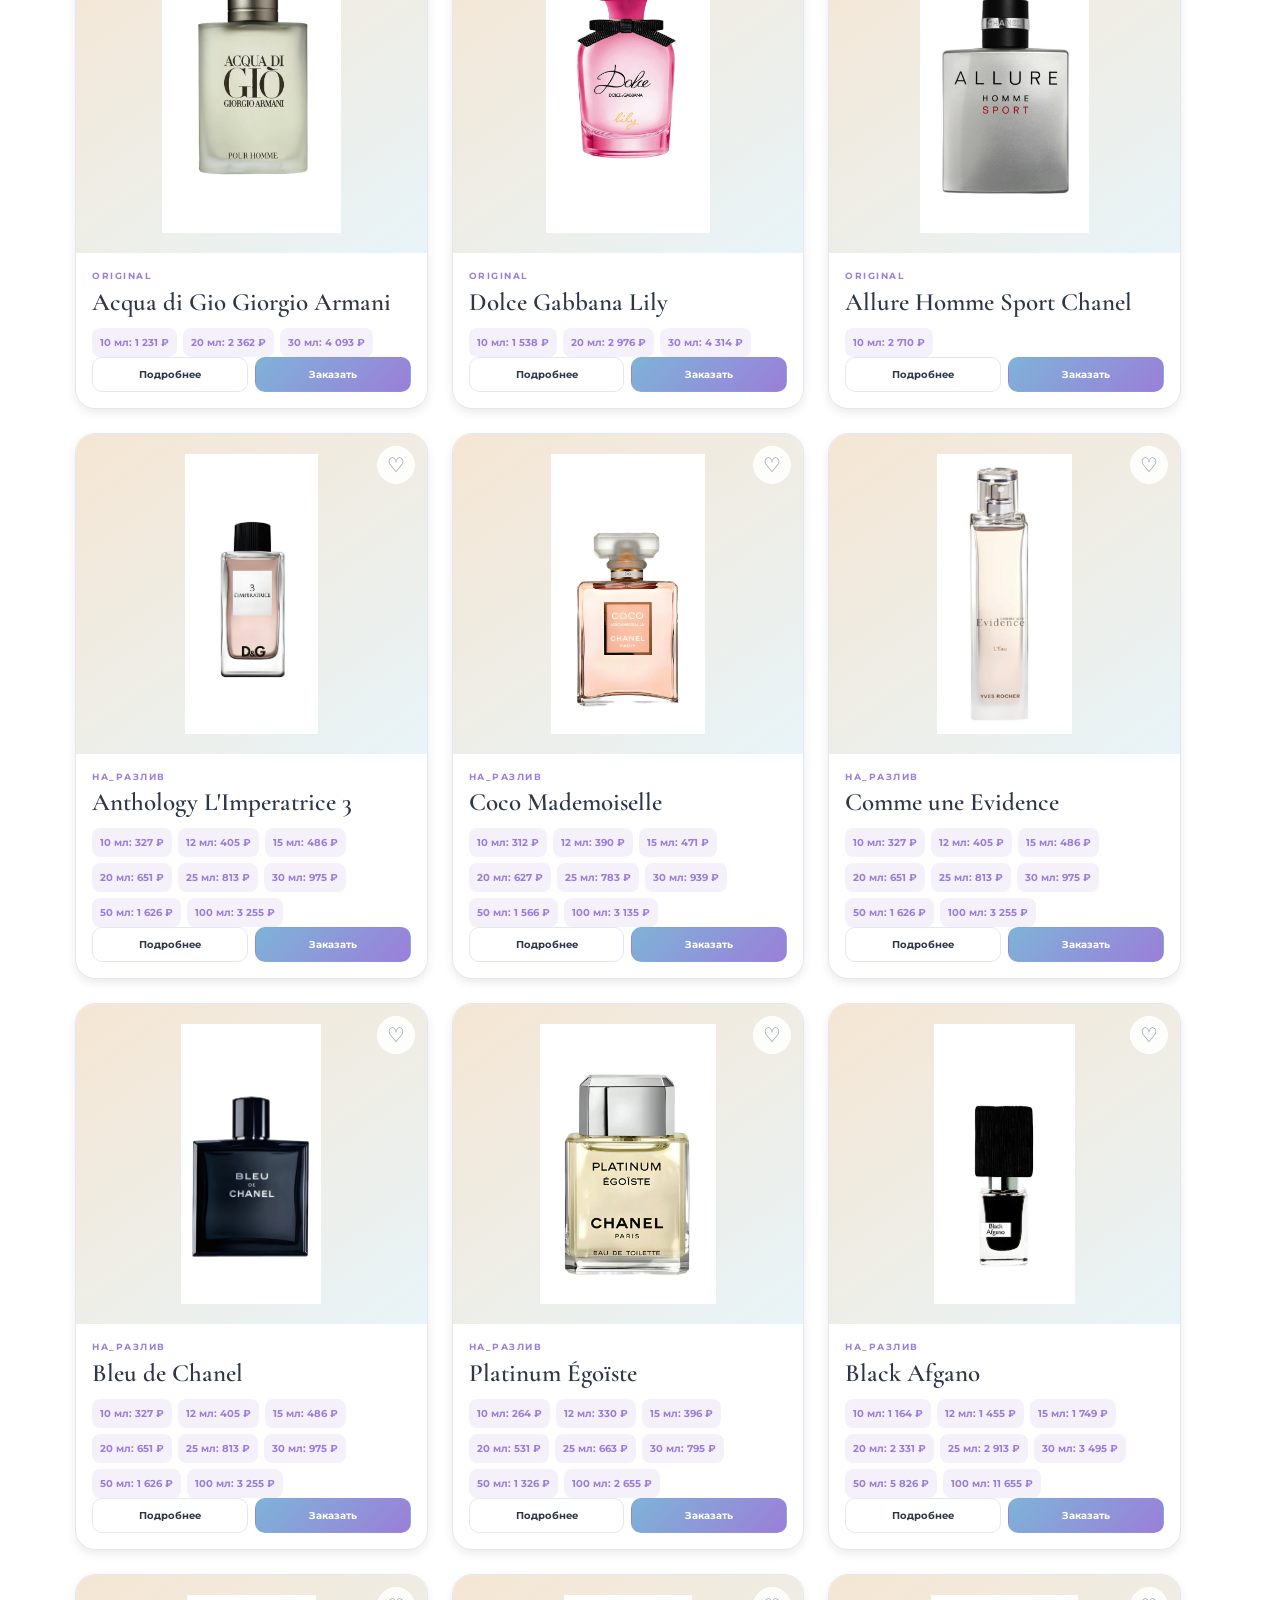
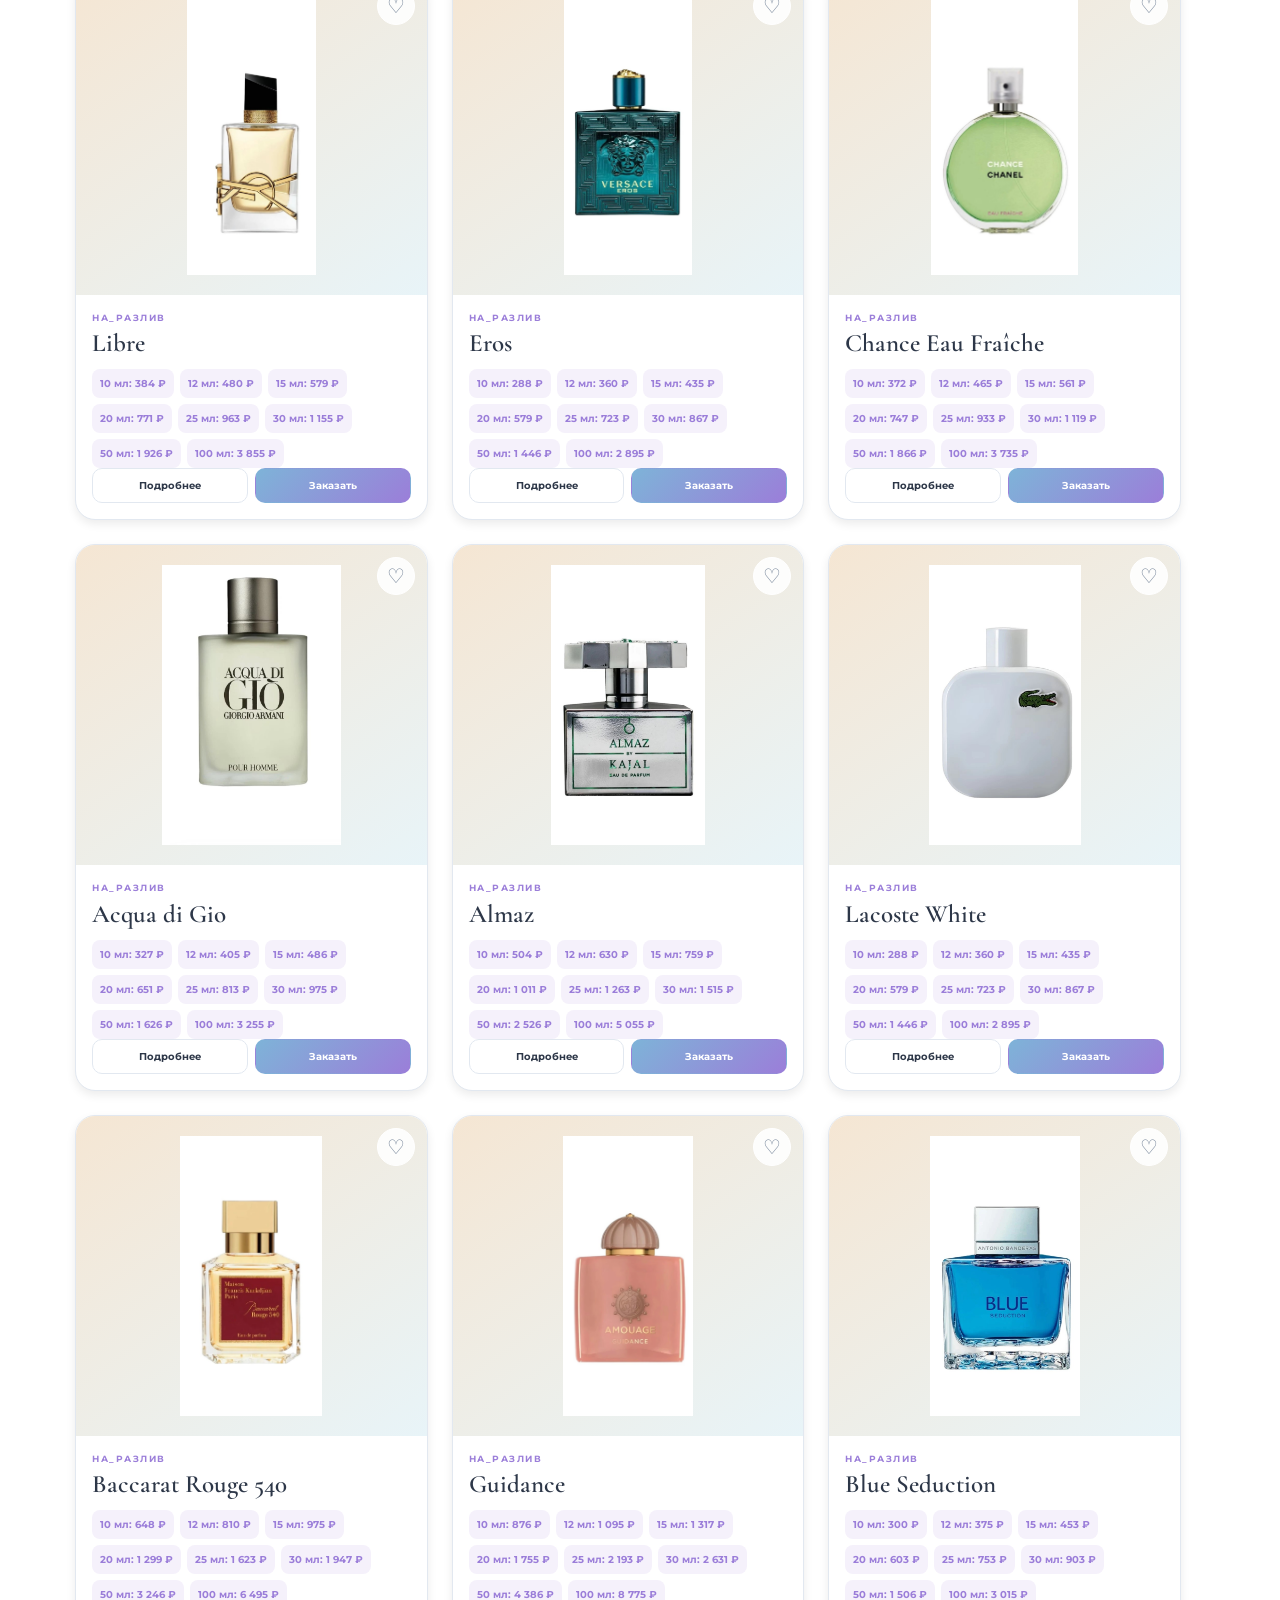
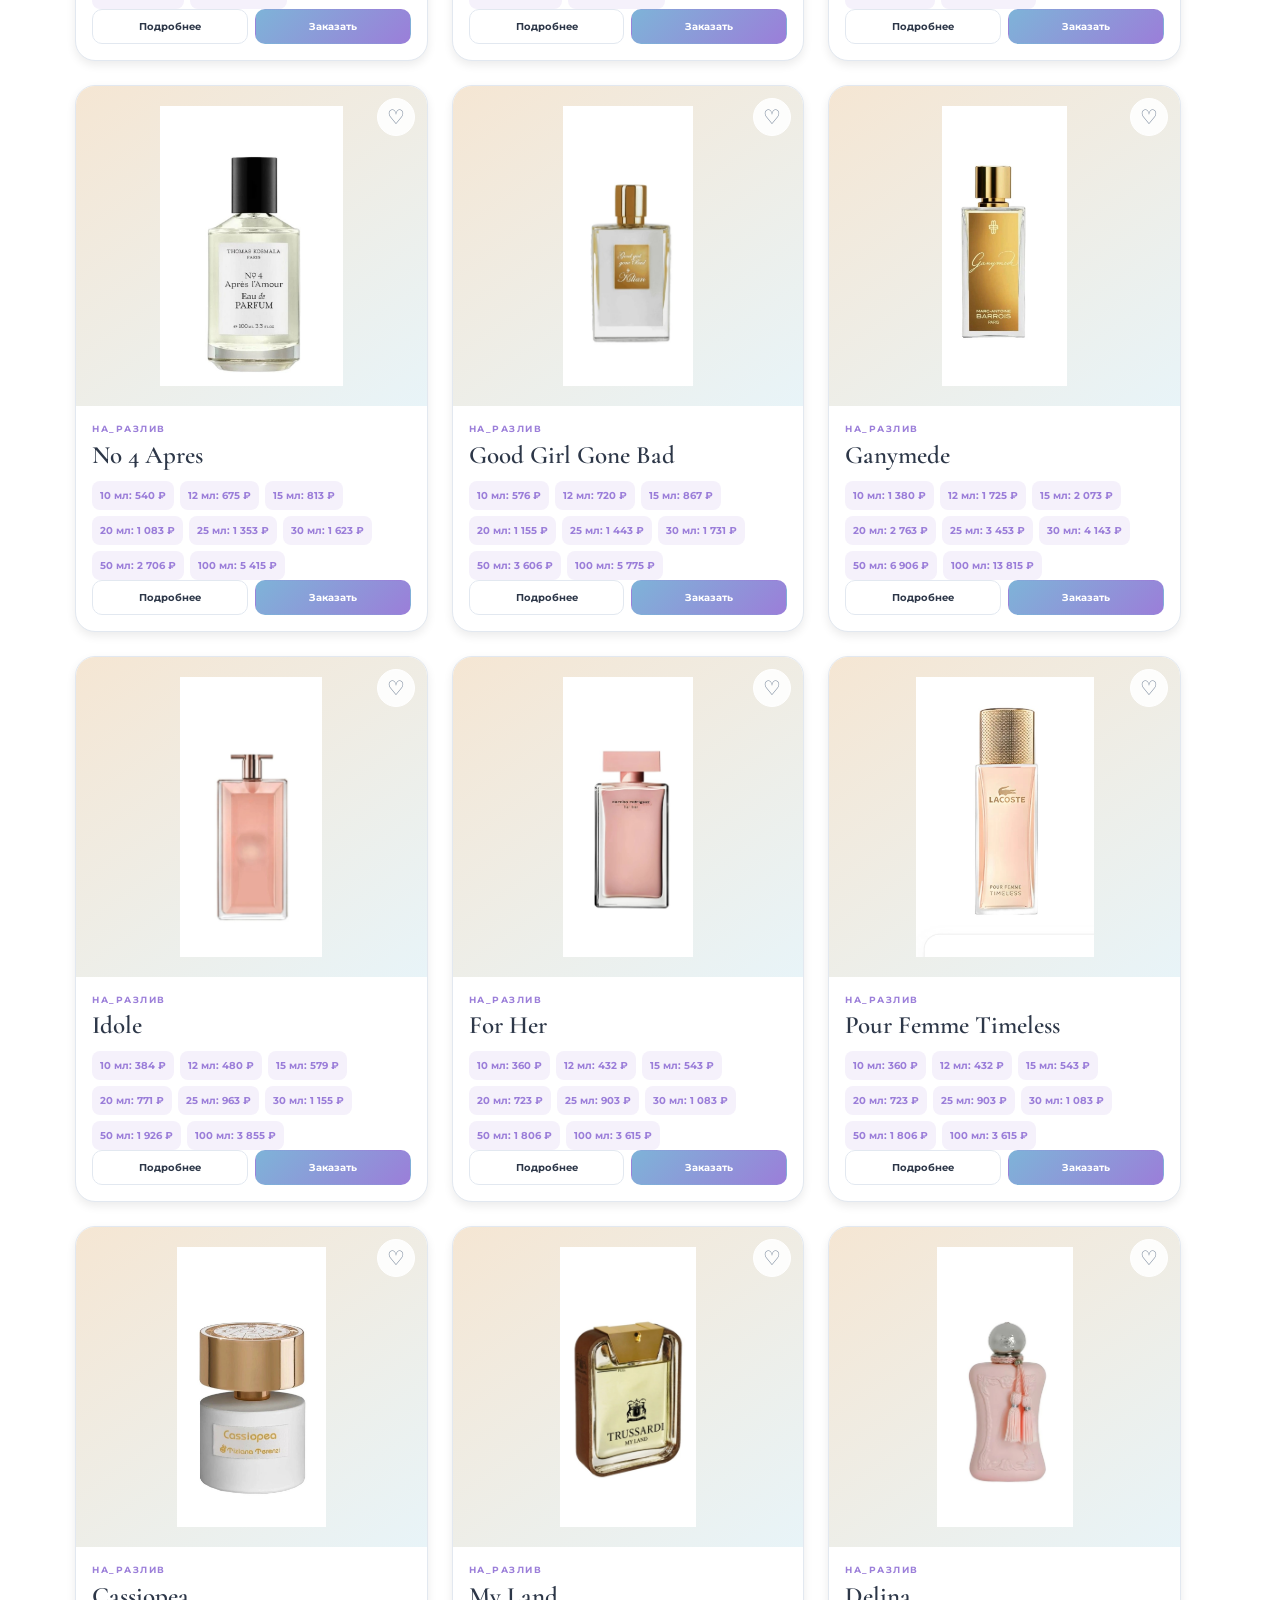
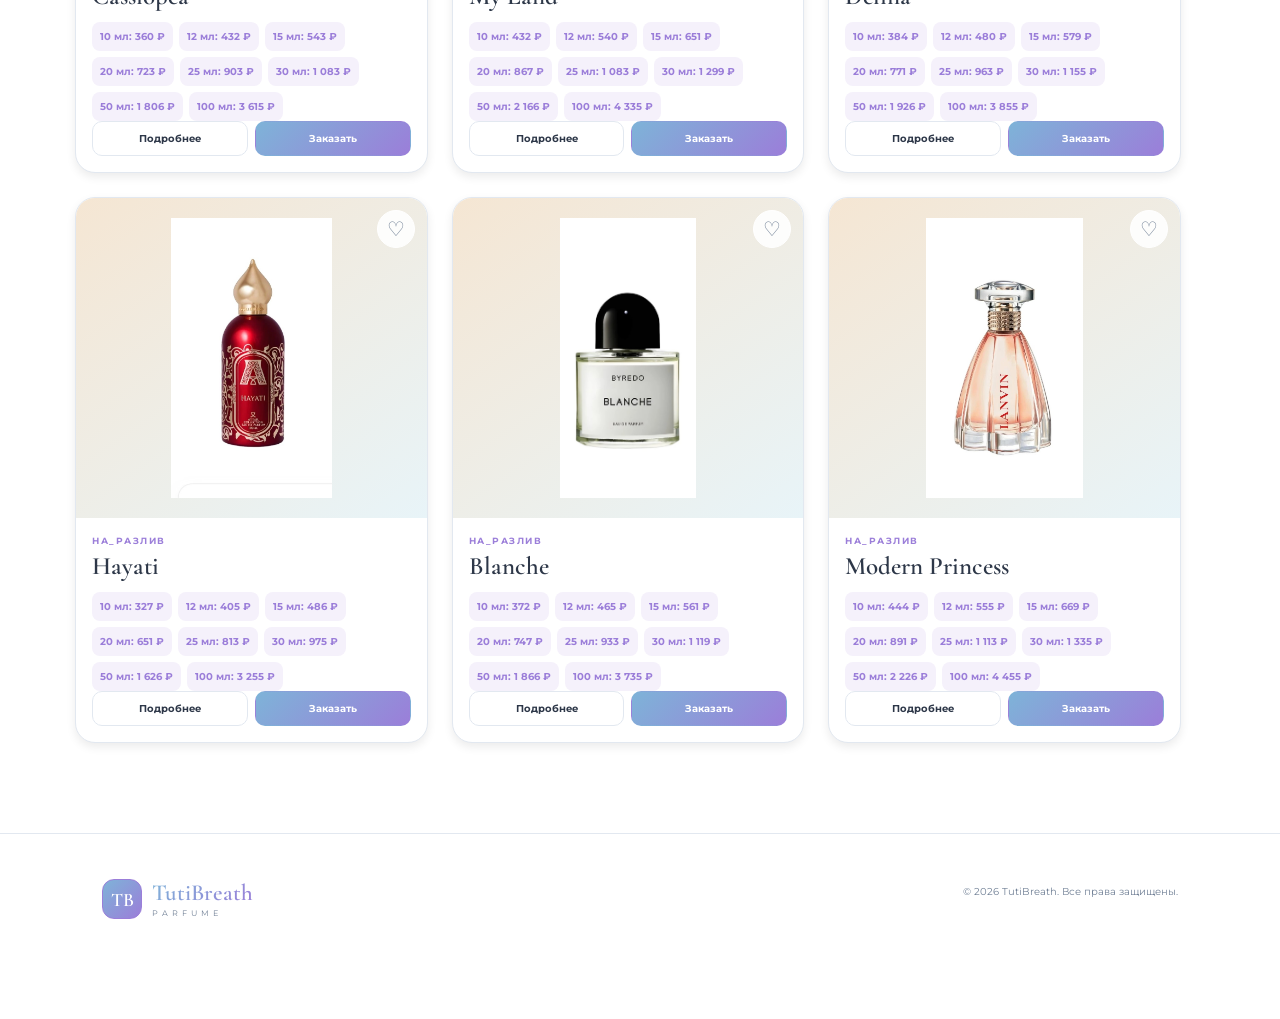
<file: pages/perfume.html>
<!doctype html>
<html lang="ru">
<head>
<meta charset="UTF-8">
<meta name="viewport" content="width=device-width,initial-scale=1">
<title>Ароматы | TutiBreath</title>

<meta
        name="description"
        content="Парфюмерия на разлив Tuti Breath. Женские, мужские и унисекс ароматы в объёмах от 10 мл. Выберите аромат и оформите заказ."
    >

    <meta
        name="keywords"
        content="парфюмерия на разлив, духи на разлив, купить духи, купить парфюм, женская парфюмерия, мужская парфюмерия, унисекс парфюмерия, ароматы на разлив, парфюм от 10 мл, Tuti Breath, парфюмерия Екатеринбург"
    >

    <meta name="author" content="Tuti Breath">

    <meta name="robots" content="index, follow">

    <meta name="language" content="Russian">

    <link
        rel="canonical"
        href="https://tutibreath.com/pages/perfume.html"
    >

    <meta property="og:type" content="website">

    <meta
        property="og:title"
        content="Парфюмерия на разлив — Tuti Breath"
    >

    <meta
        property="og:description"
        content="Женские, мужские и унисекс ароматы на разлив. Объёмы от 10 мл."
    >

    <meta
        property="og:url"
        content="https://tutibreath.com/pages/perfume.html"
    >

    <meta
        property="og:image"
        content="https://tutibreath.com/images/logo/logo.jpeg"
    >

    <meta property="og:site_name" content="Tuti Breath">

    <meta property="og:locale" content="ru_RU">

    <link
        rel="icon"
        type="image/jpeg"
        href="../images/logo/logo.jpeg"
    >
<link href="https://cdn.jsdelivr.net/npm/bootstrap@5.3.3/dist/css/bootstrap.min.css" rel="stylesheet">
<link rel="stylesheet" href="https://cdn.jsdelivr.net/npm/bootstrap-icons@1.11.3/font/bootstrap-icons.min.css">
<link rel="stylesheet" href="../css/style.css">
</head>
<body>
<header class="header">
<a class="logo" href="../index.html"><span class="logo-mark">TB</span><span><b>TutiBreath</b><small>PARFUME</small></span></a>
<nav class="desktop-nav">
<a href="perfume.html">Парфюм</a>
<a href="jewelry.html">Бижутерия</a>
<a href="../index.html#sales">Скидки</a>
<a href="favorites.html">♡ Избранное <i id="favCount">0</i></a>
<a href="contact.html">Контакты</a>
</nav>
<a class="head-btn" href="../index.html">⌂</a>
<button class="head-btn menu-btn" id="menuBtn">☰</button>
</header>
<main>
<section class="page-hero">
<p class="eyebrow">TUTIBREATH</p>
<h1>Ароматы</h1>
<p>Выберите товар из каталога, посмотрите объём и цену.</p>
</section>
<section class="section">
<div class="filters" id="filters">
<button class="filter active" data-filter="all">Все</button>
<button class="filter" data-filter="original">Оригинал</button>
<button class="filter" data-filter="на_разлив">На разлив</button>
<button class="filter" data-filter="unisex">Унисекс</button>
<button class="filter" data-filter="woman">Женский</button>
<button class="filter" data-filter="man">Мужской</button>
</div>
<div class="search-box page-search"><span>⌕</span><input id="searchInput" placeholder="Поиск товара..."><button id="clearSearch">Очистить</button></div>
<div class="row g-4 grid" id="perfumeGrid"></div>
</section>
</main>
<footer><div class="logo"><span class="logo-mark">TB</span><span><b>TutiBreath</b><small>PARFUME</small></span></div><p>© 2026 TutiBreath. Все права защищены.</p></footer>
<div class="modal" id="productModal">
<div class="modal-backdrop" data-close></div>
<article class="modal-box">
<button class="close" data-close>×</button>
<div class="modal-image" id="modalImage"></div>
<div class="modal-info">
<p class="eyebrow" id="modalCategory"></p>
<h2 id="modalName"></h2>
<p id="modalDescription"></p>
<div id="modalSizes" class="sizes"></div>
<div class="modal-actions">
<button class="btn primary" id="modalOrder">Заказать — WhatsApp</button>
<button class="btn" id="modalShare">↗ Поделиться</button>
</div>
</div>
</article>
</div>
<div class="mobile-menu" id="mobileMenu">
<button class="close" id="closeMenu">×</button>
<a href="perfume.html">Парфюм</a>
<a href="jewelry.html">Бижутерия</a>
<a href="../index.html#sales">Скидки</a>
<a href="favorites.html">♡ Избранное</a>
<a href="contact.html">Контакты</a>
</div>
<nav class="bottom-nav">
<a class="" href="../index.html"><i class="bi bi-house-door-fill"></i><span>Главная</span></a>
<a class=" active" href="perfume.html"><i class="bi bi-stars"></i><span>Парфюм</span></a>
<a class="" href="favorites.html"><i class="bi bi-heart-fill"></i><span>Избранное</span></a>
<a class="" href="jewelry.html"><i class="bi bi-gem"></i><span>Бижутерия</span></a>
<a class="" href="contact.html"><i class="bi bi-telephone-fill"></i><span>Контакты</span></a>
</nav>
<div class="toast" id="toast"></div>
<script src="../data/products.js"></script>
<script src="../js/favorites.js"></script>
<script src="../js/products.js"></script>
<script>
const $=s=>document.querySelector(s),$$=s=>[...document.querySelectorAll(s)];
let filter="all",term="";
function render(){
  let arr=PRODUCTS.filter(p=>p.type==="perfume"&&(filter==="all"||p.category===filter||p.tags.includes(filter))&&(!term||[p.name,p.category,...p.tags].join(" ").toLowerCase().includes(term.toLowerCase())));
  $("#perfumeGrid").innerHTML=arr.length?arr.map(productCard).join(""):'<div class="empty" style="grid-column:1/-1">Подходящих товаров не найдено.</div>';
  bind();
}
function bind(){
  $("[data-close]").onclick=closeProduct;
  $("#modalOrder").onclick=()=>currentProduct&&orderProduct(currentProduct.id);
  $("#modalShare").onclick=()=>shareProduct();
  $$("[data-fav]").forEach(x=>x.onclick=()=>{toggleFavorite(x.dataset.fav);render()});
  $$("[data-open]").forEach(x=>x.onclick=()=>openProduct(x.dataset.open));
  $$("[data-order]").forEach(x=>x.onclick=()=>orderProduct(x.dataset.order));
  $$(".filter").forEach(x=>x.onclick=()=>{filter=x.dataset.filter;$$(".filter").forEach(y=>y.classList.remove("active"));x.classList.add("active");render()});
}
$("#searchInput").oninput=e=>{term=e.target.value;render()};
$("#clearSearch").onclick=()=>{$$("#searchInput")[0].value="";term="";render()};
render();
document.getElementById("menuBtn")?.addEventListener("click",()=>document.getElementById("mobileMenu").classList.add("open"));
document.getElementById("closeMenu")?.addEventListener("click",()=>document.getElementById("mobileMenu").classList.remove("open"));
</script>
</body>
</html>
</file>
<file: css/style.css>
@import url('https://fonts.googleapis.com/css2?family=Cormorant+Garamond:wght@500;600;700&family=Montserrat:wght@400;500;600;700&display=swap');
:root{
  --bg: linear-gradient(135deg, #f5e6d3 0%, #e8f4f8 50%, #f0e6f5 100%);
  --bg-solid: #f5e6d3;
  --surface: #ffffff;
  --ink: #2d3748;
  --muted: #718096;
  --accent: #9b7ed9;
  --accent2: #7eb3d8;
  --peach: #f5c9a8;
  --dark: #9b7ed9;
  --line: #e2e8f0;
  --gold: #9b7ed9;
  --shadow: 0 4px 10px rgba(0,0,0,.08);
  --shadow-lg: 0 15px 35px rgba(0,0,0,.12);
}
*{box-sizing:border-box}html{scroll-behavior:smooth}
body{margin:0;background:var(--bg);background-attachment:fixed;color:var(--ink);font-family:Montserrat,Arial,sans-serif;min-height:100vh}
a{text-decoration:none;color:inherit}button,input{font:inherit}
.header{height:78px;position:sticky;top:0;z-index:30;padding:0 5vw;display:flex;align-items:center;justify-content:space-between;background:rgba(255,255,255,.96);backdrop-filter:blur(18px);border-bottom:1px solid var(--line);box-shadow:var(--shadow)}
.logo{display:flex;align-items:center;gap:10px}
.logo-mark{width:40px;height:40px;border:1px solid var(--accent);border-radius:12px;display:grid;place-items:center;color:var(--accent);font:600 19px "Cormorant Garamond",serif;background:linear-gradient(135deg,var(--accent2),var(--accent));color:#fff}
.logo b{display:block;font:600 23px "Cormorant Garamond",serif;background:linear-gradient(135deg,var(--accent2),var(--accent));-webkit-background-clip:text;-webkit-text-fill-color:transparent}
.logo small{display:block;font-size:8px;letter-spacing:4px;color:var(--muted)}
.desktop-nav{display:flex;gap:27px;font-size:11px;font-weight:600;text-transform:uppercase}
.desktop-nav a:hover,.text-link:hover{color:var(--accent)}
.desktop-nav i{font-style:normal;color:var(--accent)}
.head-btn{border:0;background:none;font-size:25px;cursor:pointer;color:var(--ink)}
.menu-btn{display:none}
.hero{min-height:610px;padding:70px 9vw;display:grid;grid-template-columns:1.1fr .9fr;align-items:center;overflow:hidden;background:linear-gradient(135deg,rgba(155,126,217,.95),rgba(245,201,168,.95));color:#fff;border-radius:0 0 30px 30px}
.hero-text{max-width:650px}
.eyebrow{margin:0 0 11px;color:rgba(255,255,255,.9);font-size:10px;letter-spacing:3px;font-weight:700}
.hero h1{margin:0 0 23px;font:600 clamp(54px,7vw,88px)/.9 "Cormorant Garamond",serif;color:#fff}
.hero h1 em{color:#fff;font-style:italic;opacity:.95}
.hero-text>p:not(.eyebrow),.sale-banner p:not(.eyebrow),.contact-strip p:not(.eyebrow){color:rgba(255,255,255,.9);line-height:1.8}
.hero-buttons{display:flex;gap:10px;margin-top:28px}
.btn{display:inline-block;border:1px solid rgba(255,255,255,.4);background:transparent;color:#fff;padding:13px 21px;border-radius:999px;font-size:11px;font-weight:700;cursor:pointer;transition:.25s}
.btn.primary{background:#fff;border-color:#fff;color:var(--accent)}
.btn.primary:hover{transform:translateY(-2px);box-shadow:var(--shadow-lg)}
.hero-circle{width:min(38vw,420px);height:min(38vw,420px);border-radius:50%;display:grid;place-items:center;justify-self:center;background:linear-gradient(145deg,#fff,#f5c9a8);box-shadow:inset -25px -25px 55px rgba(155,126,217,.15),var(--shadow-lg);font:600 80px "Cormorant Garamond",serif;color:rgba(155,126,217,.48)}
.search-panel{max-width:1080px;margin:-35px auto 0;position:relative;z-index:5;background:var(--surface);box-shadow:var(--shadow-lg);border-radius:24px;padding:24px 28px;display:flex;justify-content:space-between;align-items:center;gap:25px}
.search-panel h2,.section h2,.sale-banner h2,.contact-strip h2{font:600 42px/.9 "Cormorant Garamond",serif;margin:0;color:var(--ink)}
.search-box{height:52px;min-width:48%;display:flex;align-items:center;border:2px solid var(--line);border-radius:99px;background:#fff;padding:0 15px;transition:.25s}
.search-box:focus-within{border-color:var(--accent2)}
.search-box>span{font-size:22px;color:var(--muted)}
.search-box input{border:0;outline:0;flex:1;padding:0 12px;background:transparent;color:var(--ink)}
.search-box button{border:0;background:none;color:var(--muted);font-size:10px;cursor:pointer}
.section{max-width:1180px;margin:90px auto;padding:0 25px}
.section-head{display:flex;align-items:end;justify-content:space-between;gap:20px;margin-bottom:30px}
.text-link{font-size:11px;font-weight:700;color:var(--accent)}
.grid{width: 100%;}
.card{background:var(--surface);border:1px solid var(--line);border-radius:20px;overflow:hidden;transition:.25s;box-shadow:var(--shadow)}
.card:hover{transform:translateY(-5px);box-shadow:var(--shadow-lg)}
.image{
  height:320px;
  width: 100%;
  display:flex;
  padding: 20px;
  align-items:center;
  position:relative;
  overflow:hidden;
  justify-content: center;
  background:linear-gradient(145deg,#f5e6d3,#e8f4f8)
}
.image.jewelry{background:linear-gradient(145deg,#f0e6f5,#e8f4f8)}
/*.image img{width:100%;height:100%;object-fit:cover}*/
.placeholder{font:600 48px "Cormorant Garamond",serif;color:rgba(155,126,217,.32)}
.fav{position:absolute;right:12px;top:12px;width:38px;height:38px;border-radius:50%;border:1px solid #fff;background:rgba(255,255,255,.9);cursor:pointer;font-size:20px;z-index:2;color:var(--muted)}
.fav.active{color:#e53e3e;background:#fff0f0}
.sale-tag{position:absolute;left:12px;top:12px;padding:6px 9px;border-radius:99px;background:var(--accent);color:#fff;font-size:9px;font-weight:700}
.card-body{padding:16px}
.cat{font-size:9px;letter-spacing:1.5px;color:var(--accent);font-weight:700;text-transform:uppercase}
.name{font:600 25px/1 "Cormorant Garamond",serif;margin:7px 0 13px;color:var(--ink)}
.prices{display:flex;flex-wrap:wrap;gap:6px}
.price{padding:7px 8px;background:#f5f1fb;border-radius:8px;font-size:10px;font-weight:700;color:var(--accent)}
.actions{display:flex;gap:7px;margin-top:14px}
.small{flex:1;border:1px solid var(--line);background:none;border-radius:10px;padding:9px;font-size:10px;font-weight:700;cursor:pointer;color:var(--ink);transition:.2s}
.small:hover{border-color:var(--accent);color:var(--accent)}
.small.order{background:linear-gradient(135deg,var(--accent2),var(--accent));color:#fff;border-color:transparent}
.small.order:hover{opacity:.9}
.sale-banner{max-width:1130px;margin:100px auto 0;padding:45px 55px;border-radius:30px;background:linear-gradient(135deg,var(--accent),var(--peach));color:#fff;display:flex;justify-content:space-between;align-items:center;gap:25px;box-shadow:var(--shadow-lg)}
.sale-banner .eyebrow{color:rgba(255,255,255,.9)}
.sale-banner p:not(.eyebrow){color:rgba(255,255,255,.9)}
.sale-banner .primary{background:#fff;color:var(--accent);border-color:#fff}
.compact{margin-top:35px}
.contact-strip{max-width:1130px;margin:100px auto;padding:45px;border-radius:30px;background:var(--surface);border:1px solid var(--line);display:grid;grid-template-columns:1.5fr 1fr 1fr;gap:12px;align-items:center;box-shadow:var(--shadow)}
.contact-mini{padding:18px 20px;border:1px solid var(--line);border-radius:15px;font-size:10px;color:var(--accent);transition:.2s}
.contact-mini:hover{border-color:var(--accent);background:#f7f3fd}
.contact-mini b{font-size:12px;color:var(--ink)}
footer{padding:45px 8vw 100px;border-top:1px solid var(--line);display:flex;justify-content:space-between;align-items:center;color:var(--muted);font-size:10px;background:rgba(255,255,255,.6)}
.modal{display:none;position:fixed;inset:0;z-index:100}
.modal.open{display:block}
.modal-backdrop{
  position:absolute;
  inset:0;
  background:rgba(45,55,72,.10);
  backdrop-filter:none;
  -webkit-backdrop-filter: none;
}
.modal-box{
  position:absolute;
  left:50%;top:50%;
  transform:translate(-50%,-50%);
  width:min(850px,92vw);
  max-height:90vh;
  overflow:auto;
  background:var(--surface);
  border-radius:28px;
  display:grid;
  grid-template-columns:.9fr 1.1fr;
  box-shadow:var(--shadow-lg)
}
.close{position:absolute;right:15px;top:8px;border:0;background:none;font-size:30px;cursor:pointer;z-index:2;color:var(--ink)}
.modal-image{
  min-height:480px;
  background:linear-gradient(145deg,#f5e6d3,#e8f4f8);
  display:flex;
  align-items:center;
  justify-content: center;
  overflow: hidden;
}
.modal-image img{
  width:100%;
  height:100%;
  object-fit:cover;
  display: block;
  max-width: 100%;
  max-height: 100%;
  object-fit: contain !important;
  object-position: center;
}
.modal-info{padding:60px 45px}
.modal-info h2{font:600 48px/1 "Cormorant Garamond",serif;margin:5px 0 20px;color:var(--ink)}
.modal-info>p:not(.eyebrow){font-size:12px;color:var(--muted);line-height:1.8}
.sizes{display:grid;margin:25px 0}
.size{display:flex;justify-content:space-between;padding:13px;border-bottom:1px solid var(--line);font-size:12px}
.modal-actions{display:flex;gap:8px}
.modal-actions .btn{border-color:var(--line);color:var(--ink)}
.modal-actions .btn.primary{background:linear-gradient(135deg,var(--accent2),var(--accent));border-color:transparent;color:#fff}
.mobile-menu{display:none}
.bottom-nav{display:none}
.toast{position:fixed;bottom:90px;left:50%;z-index:200;transform:translate(-50%,20px);opacity:0;background:#2d3748;color:#fff;border-radius:99px;padding:12px 18px;font-size:11px;transition:.25s}
.toast.show{opacity:1;transform:translate(-50%,0)}


/* =====================================================
   АКЦИЯ — СКИДКА 12% НА ПЕРВЫЙ ЗАКАЗ
   ===================================================== */

.sale-banner {
    width: 100%;
    min-height: 150px;

    display: flex;
    align-items: center;
    gap: 25px;

    padding: 28px 35px;

    background: linear-gradient(
        135deg,
        #f8eee4,
        #e8f3f5
    );

    border: 1px solid rgba(80, 100, 110, 0.12);
    border-radius: 22px;

    box-shadow: 0 10px 30px rgba(50, 60, 70, 0.08);

    text-align: left;
}

.sale-icon {
    width: 75px;
    height: 75px;

    flex: 0 0 75px;

    display: flex;
    align-items: center;
    justify-content: center;

    border-radius: 50%;

    background: rgba(255,255,255,.75);

    font-size: 36px;

    box-shadow: 0 5px 18px rgba(0,0,0,.08);
}

.sale-content h3 {
    margin: 0 0 8px;

    font-size: 27px;
    font-weight: 600;

    color: #28343b;
}

.sale-content p {
    margin: 0 0 7px;

    font-size: 17px;
    color: #59656b;
}

.sale-content strong {
    font-size: 21px;
    color: #8b6170;
}

.sale-content span {
    font-size: 14px;
    color: #7a858a;
}


@media(max-width:900px){
  .desktop-nav{display:none}.menu-btn{display:inline-block}
  .hero{grid-template-columns:1fr;padding:65px 7vw;min-height:590px;border-radius:0}
  .hero-circle{width:270px;height:270px;position:absolute;right:-70px;bottom:15px;opacity:.7}
  .search-panel{margin:0 18px;display:block}
  .search-box{margin-top:18px;min-width:0}
  .section{margin:65px auto}
  .sale-banner{margin:65px 18px 0;padding:35px;display:block}
  .sale-banner .btn{margin-top:12px}
  .contact-strip{margin:65px 18px;padding:35px;grid-template-columns:1fr}
  .bottom-nav{position:fixed;display:flex;left:0;right:0;bottom:0;height:68px;z-index:50;background:rgba(255,255,255,.96);backdrop-filter:blur(16px);border-top:1px solid var(--line);justify-content:space-around;box-shadow:0 -5px 15px rgba(0,0,0,.08)}
  .bottom-nav a{font-size:19px;text-align:center;padding:8px 4px;color:var(--muted)}
  .bottom-nav a.active,.bottom-nav a:hover{color:var(--accent)}
  .bottom-nav span{display:block;font-size:8px}
  .mobile-menu{position:fixed;inset:0;z-index:80;background:var(--surface);padding:90px 35px;flex-direction:column;gap:25px}
  .mobile-menu.open{display:flex}
  .mobile-menu a{font:600 38px "Cormorant Garamond",serif;border-bottom:1px solid var(--line);padding-bottom:12px;color:var(--ink)}
}
@media(max-width:560px){
  .header{height:68px;padding:0 18px}.logo b{font-size:20px}.logo-mark{width:35px;height:35px}
  .hero{padding:55px 22px 100px}.hero h1{font-size:58px}.hero-circle{width:220px;height:220px}
  .section{padding:0 15px;margin:55px auto}.section-head{display:block}
  .grid{gap:10px}.image{height:190px}.card-body{padding:12px}.name{font-size:22px}
  .prices{display:block}.price{display:inline-block;margin:2px}
  .actions{display:block}.small{width:100%;margin-top:6px}
  .search-panel h2,.section h2,.sale-banner h2,.contact-strip h2{font-size:36px}
  .modal-box{
    grid-template-columns:1fr;
    max-height:95vh; 
    width: 96vw;
     border-radius: 20px;
     overflow-y: auto !important;
        -webkit-overflow-scrolling: touch;}
  .modal-image{min-height:200px;max-height:35vh}
  .modal-info{padding:20px 20px 100px}.modal-info h2{font-size:32px; margin-bottom: 10px;}
  .modal-actions{display:block}.modal-actions .btn{width:100%;margin-top:7px}
   .size{
        padding: 10px 0; /* Ölçü sətirləri arası məsafə azaldıldı */
        font-size: 11px;
    }
  footer{display:block;padding-bottom:100px}
}
.page-hero{max-width:1180px;margin:0 auto;padding:90px 25px 20px}
.page-hero h1{font:600 clamp(55px,7vw,85px)/.9 'Cormorant Garamond',serif;margin:0 0 15px;color:var(--ink)}
.page-hero p:not(.eyebrow){color:var(--muted);line-height:1.8}
.page-hero .eyebrow{color:var(--accent)}
.page-search{max-width:500px;margin:25px 0}
.filters{display:flex;gap:7px;flex-wrap:wrap;margin-bottom:25px}
.filter{border:1px solid var(--line);background:none;color:var(--muted);padding:9px 14px;border-radius:99px;font-size:10px;cursor:pointer;transition:.2s}
.filter.active,.filter:hover{background:var(--accent);border-color:var(--accent);color:#fff}
.empty{padding:45px;text-align:center;border:1px dashed var(--line);border-radius:20px;color:var(--muted);font-size:12px;background:var(--surface)}
.contact-page{margin-top:20px}
.contact-page .contact-mini{min-height:130px;display:flex;flex-direction:column;justify-content:center;gap:8px}
.contact-page .contact-mini span{font-size:10px;letter-spacing:2px;color:var(--accent);text-transform:uppercase}
.contact-page .contact-mini small{color:var(--muted)}

/* =====================================================
   BOOTSTRAP GRID + PRODUCT IMAGE FIXES
   Bootstrap handles the responsive columns; this CSS
   preserves the existing TutiBreath visual design.
   ===================================================== */

.grid > [class*="col-"] {
  display: flex;
}

/* Product photos are fully visible instead of being cropped. */

.image img {
  display: block;
  width: 100%;
  height: 100%;
  max-width: 100%;
  max-height: 100%;
  object-fit: contain !important;
  object-position: center center;
}

/* Modal product photo: also show the whole bottle/item. */


.bottom-nav a i {
  display: block;
  font-size: 20px;
  line-height: 1;
  margin-bottom: 4px;
}
.bottom-nav a span {
  display: block;
}

@media (max-width: 767.98px) {
  /* Bootstrap: one product per row on phones. */
  .grid > .col-12 {
    width: 100%;
  }

  .grid.row {
    --bs-gutter-x: .9rem;
    --bs-gutter-y: .9rem;
  }

  .image {
    height: 320px;
    padding: 20px;
  }

  .image img {
    width: 100%;
    height: 100%;
    object-fit: contain !important;
    object-position: center;
  }

  .card-body {
    padding: 15px;
  }

  .name {
    font-size: 25px;
  }

  .prices {
    display: flex;
    flex-wrap: wrap;
  }

  .price {
    display: inline-block;
    margin: 0;
  }

  .actions {
    display: flex;
    gap: 7px;
  }

  .small {
    width: auto;
    margin-top: 0;
  }

  .modal-box {
    grid-template-columns: 1fr;
    width: 94vw;
    max-height: 92vh;
  }

  .modal-image {
    min-height: 320px;
    height: 320px;
    max-height: none;
    padding: 20px;
  }

  .modal-image img {
    width: 100%;
    height: 100%;
    object-fit: contain !important;
  }

  .modal-info {
    pad: 30px 24px 100px;
  }

  .modal-info h2 {
    font-size: 40px;
  }


  
}
</file>
